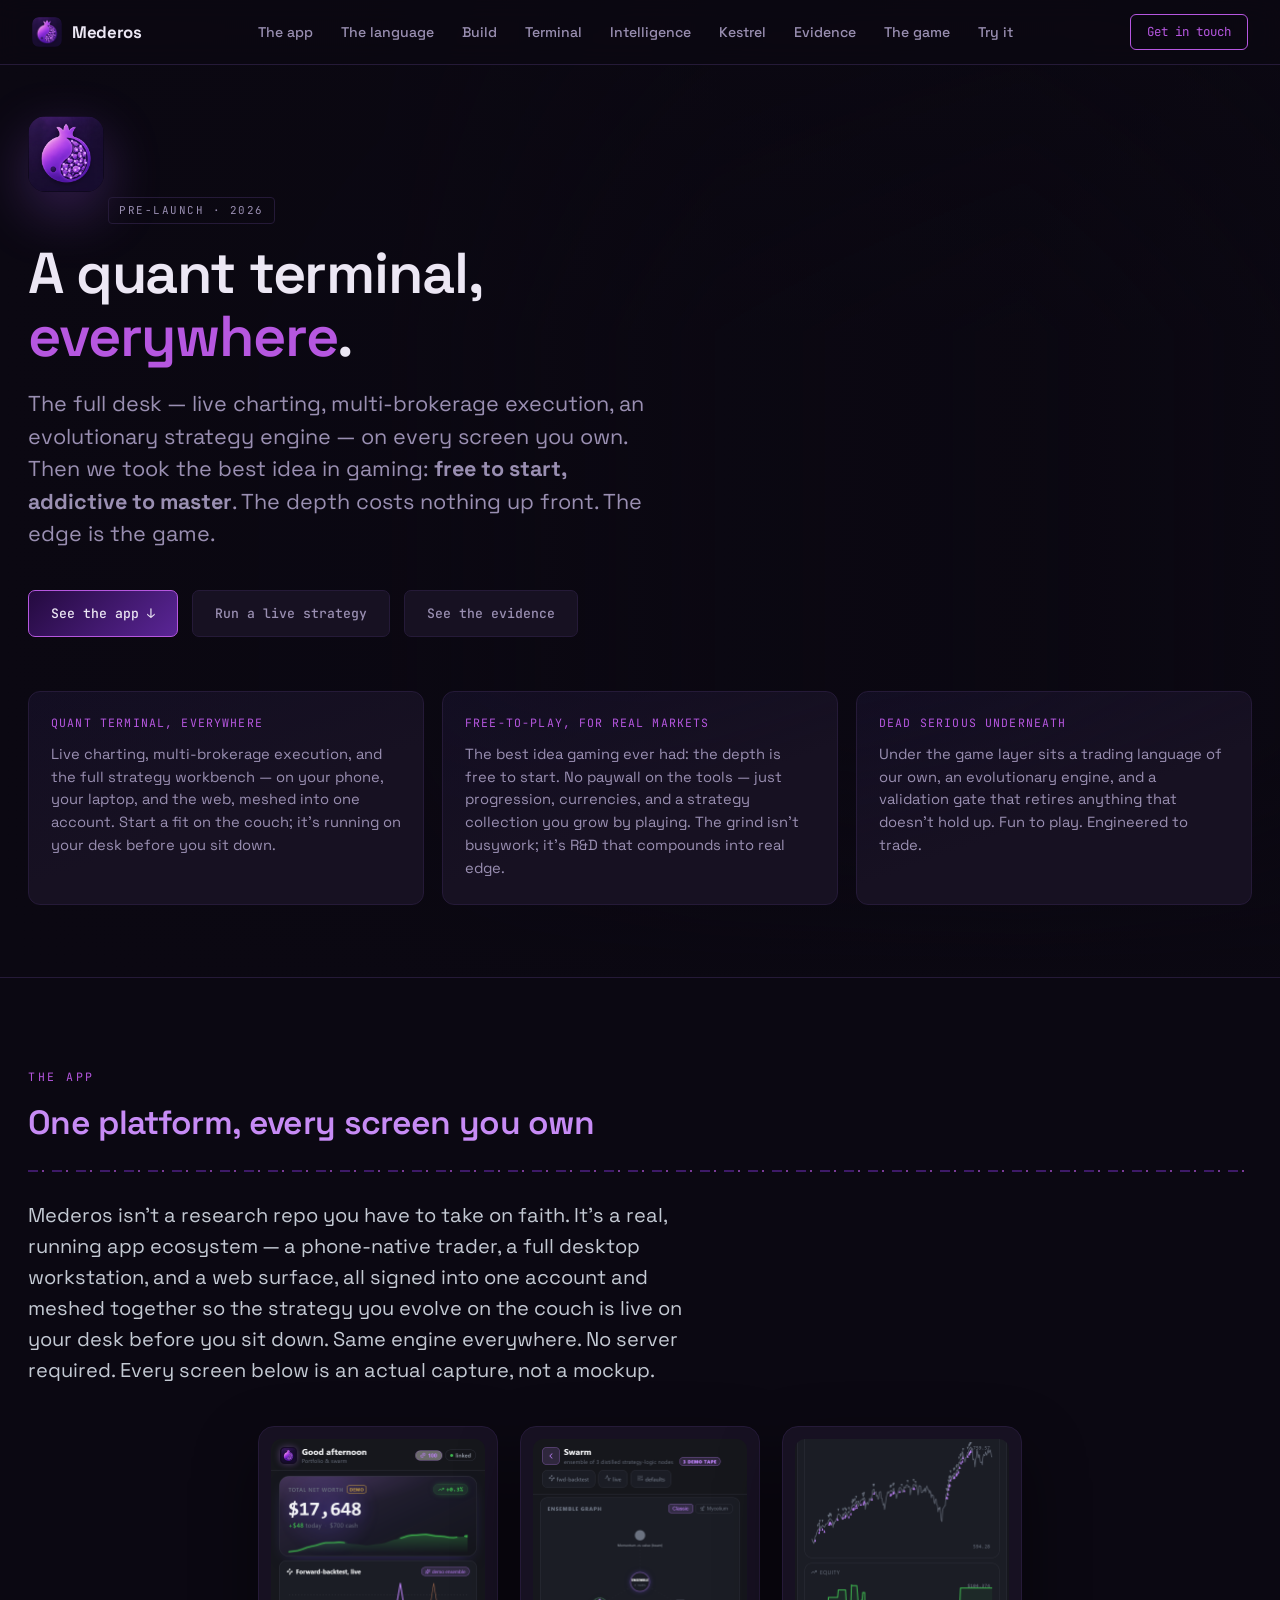
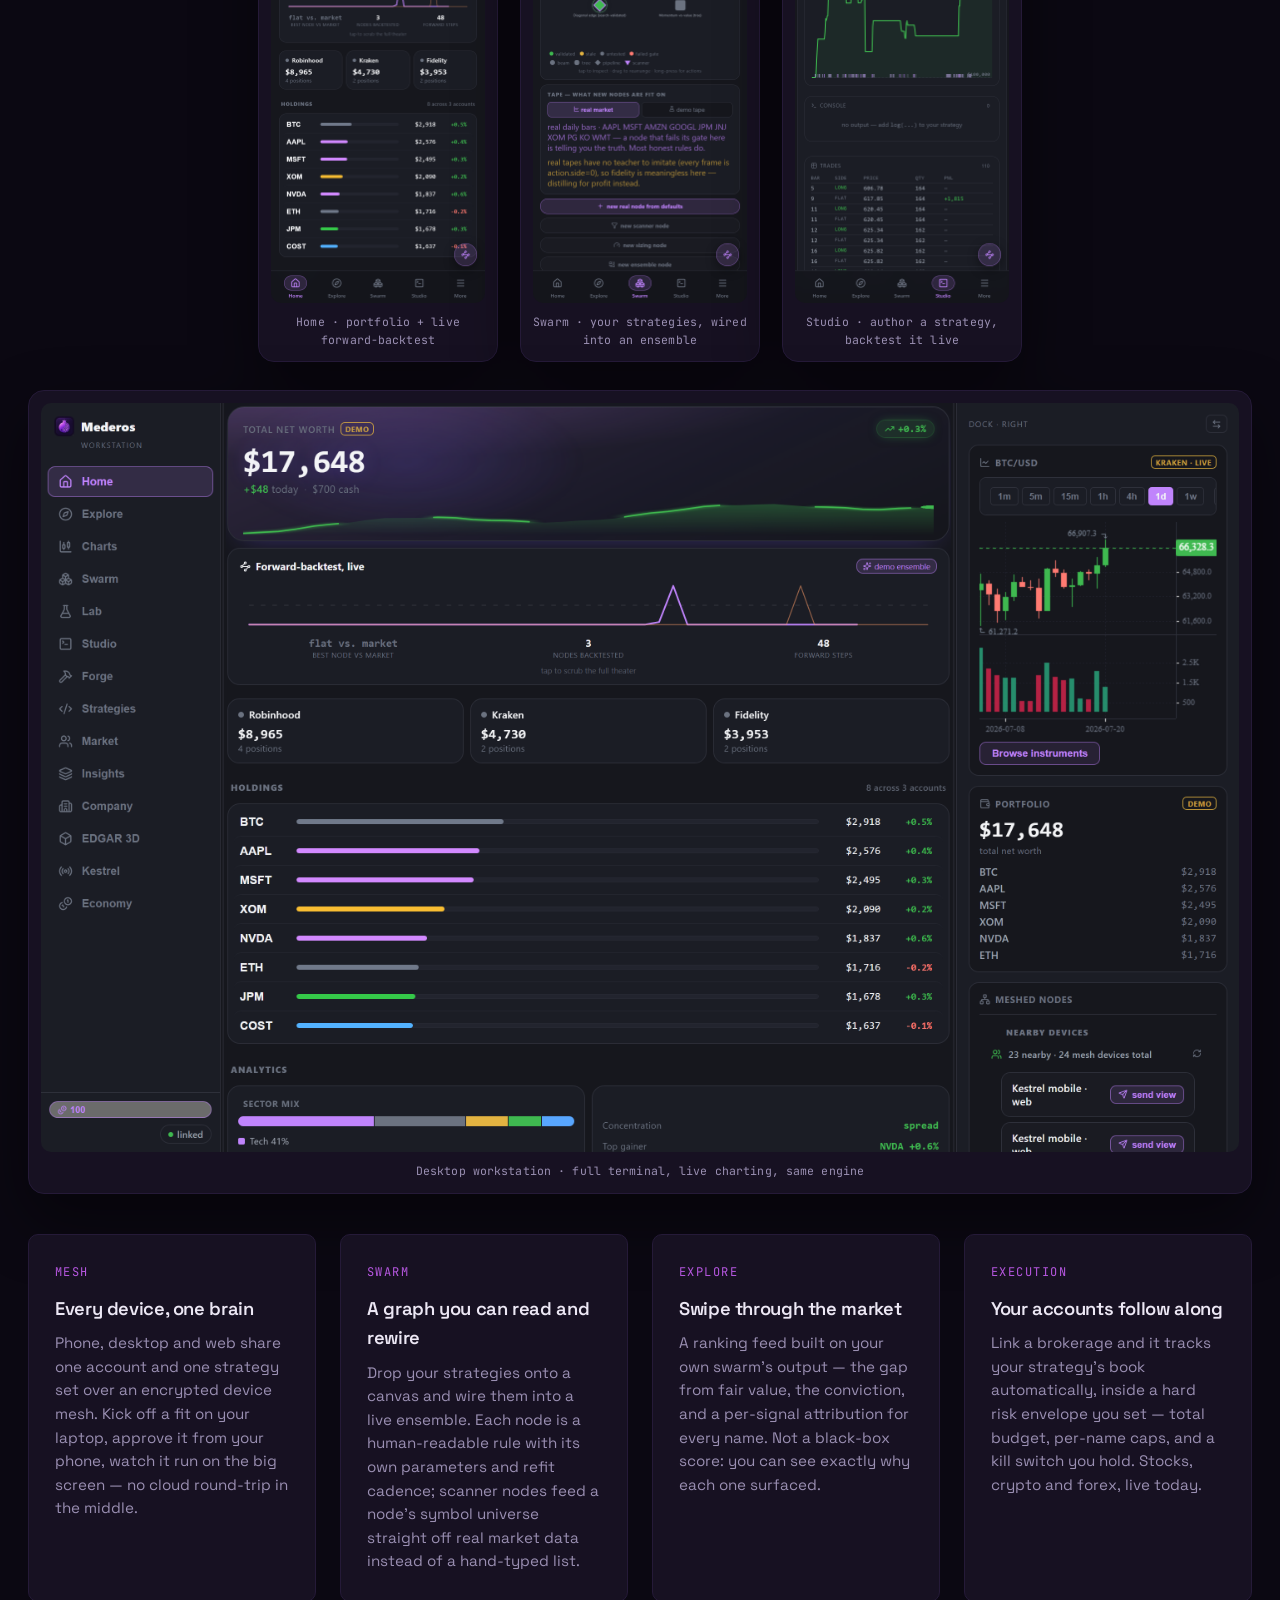
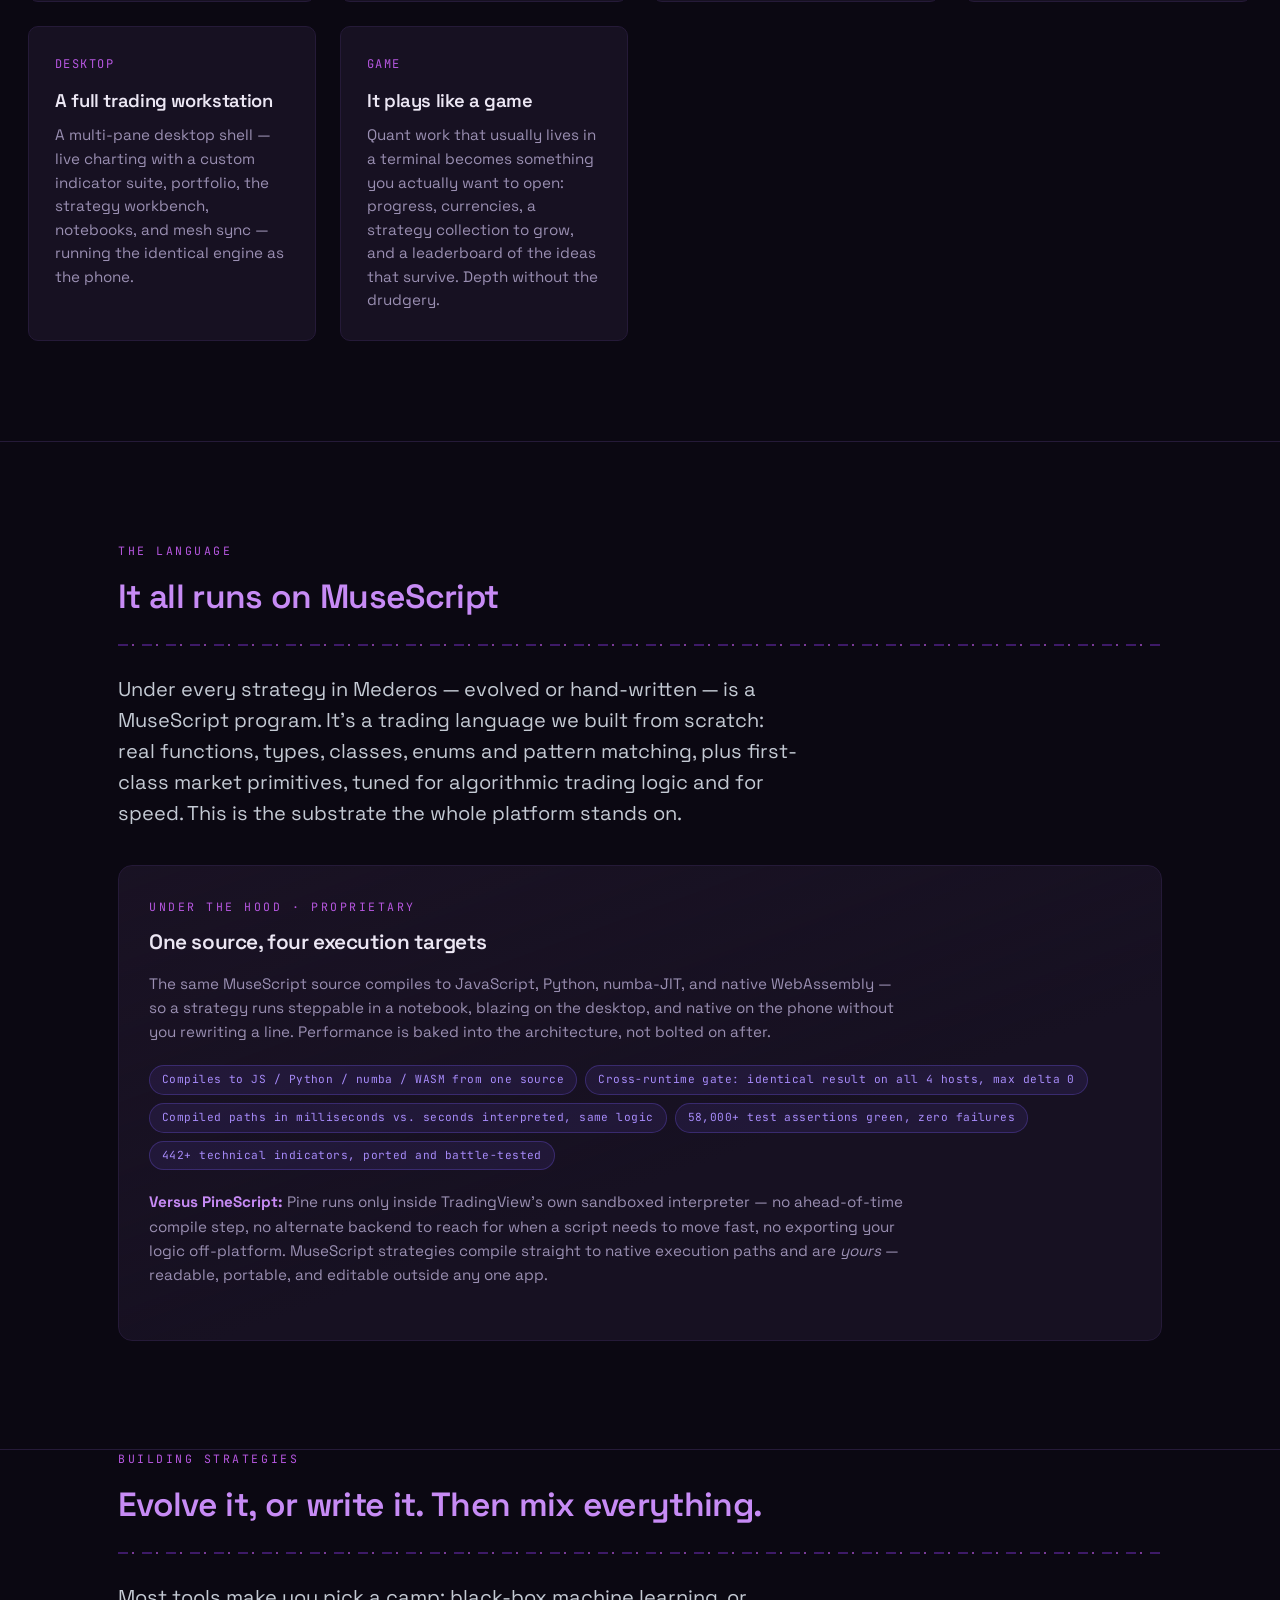
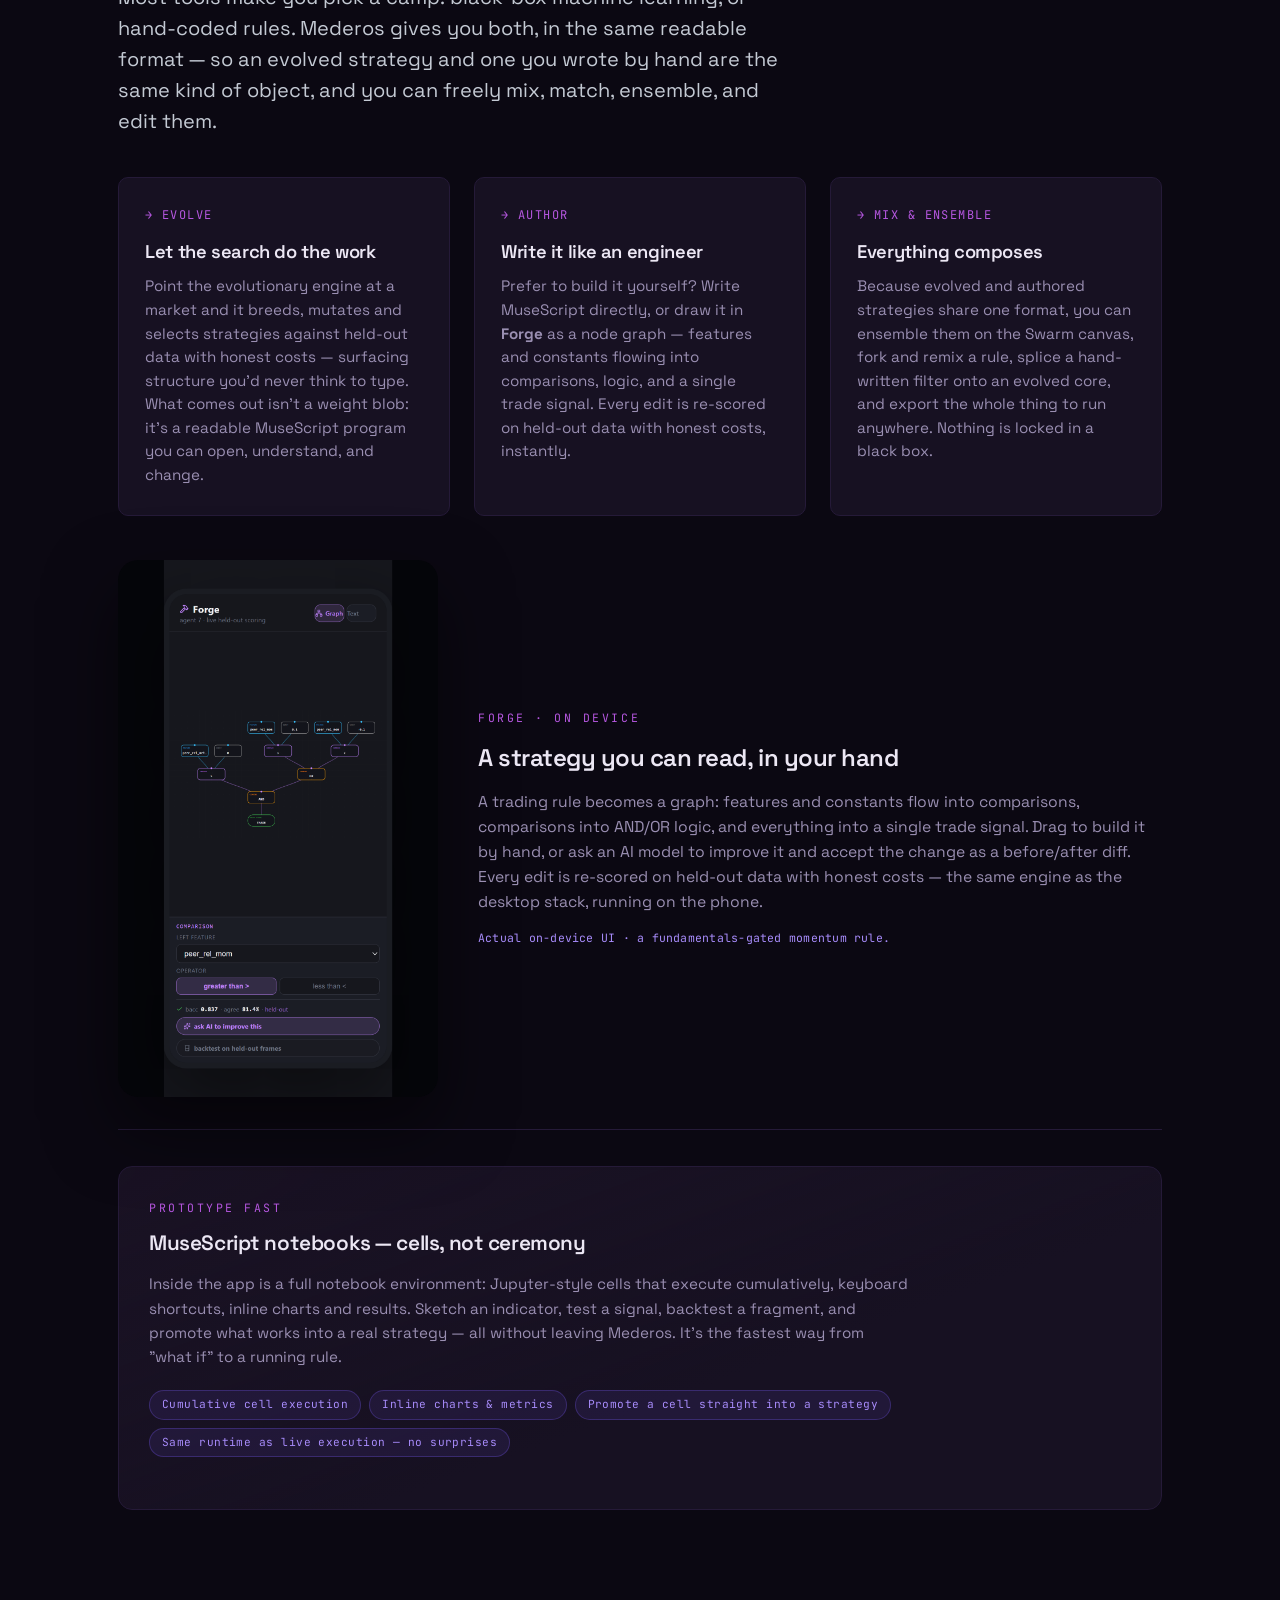
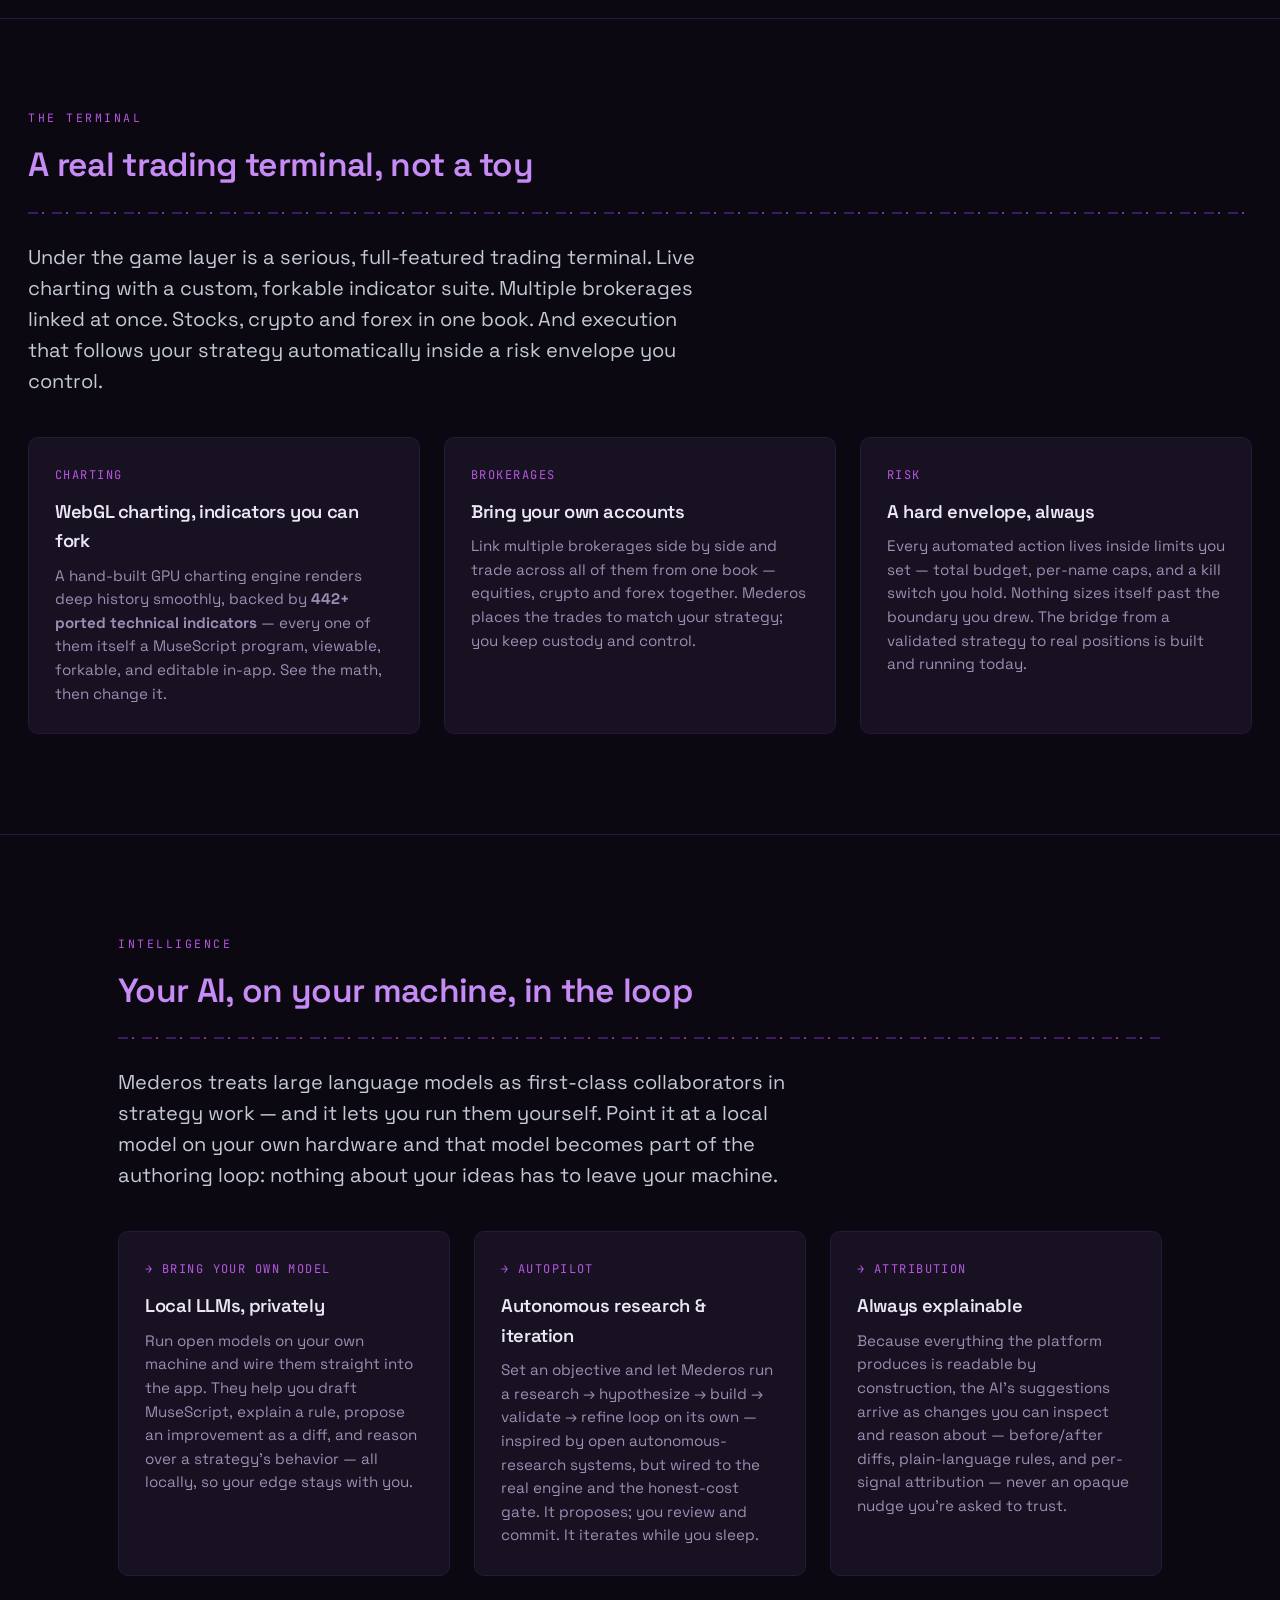
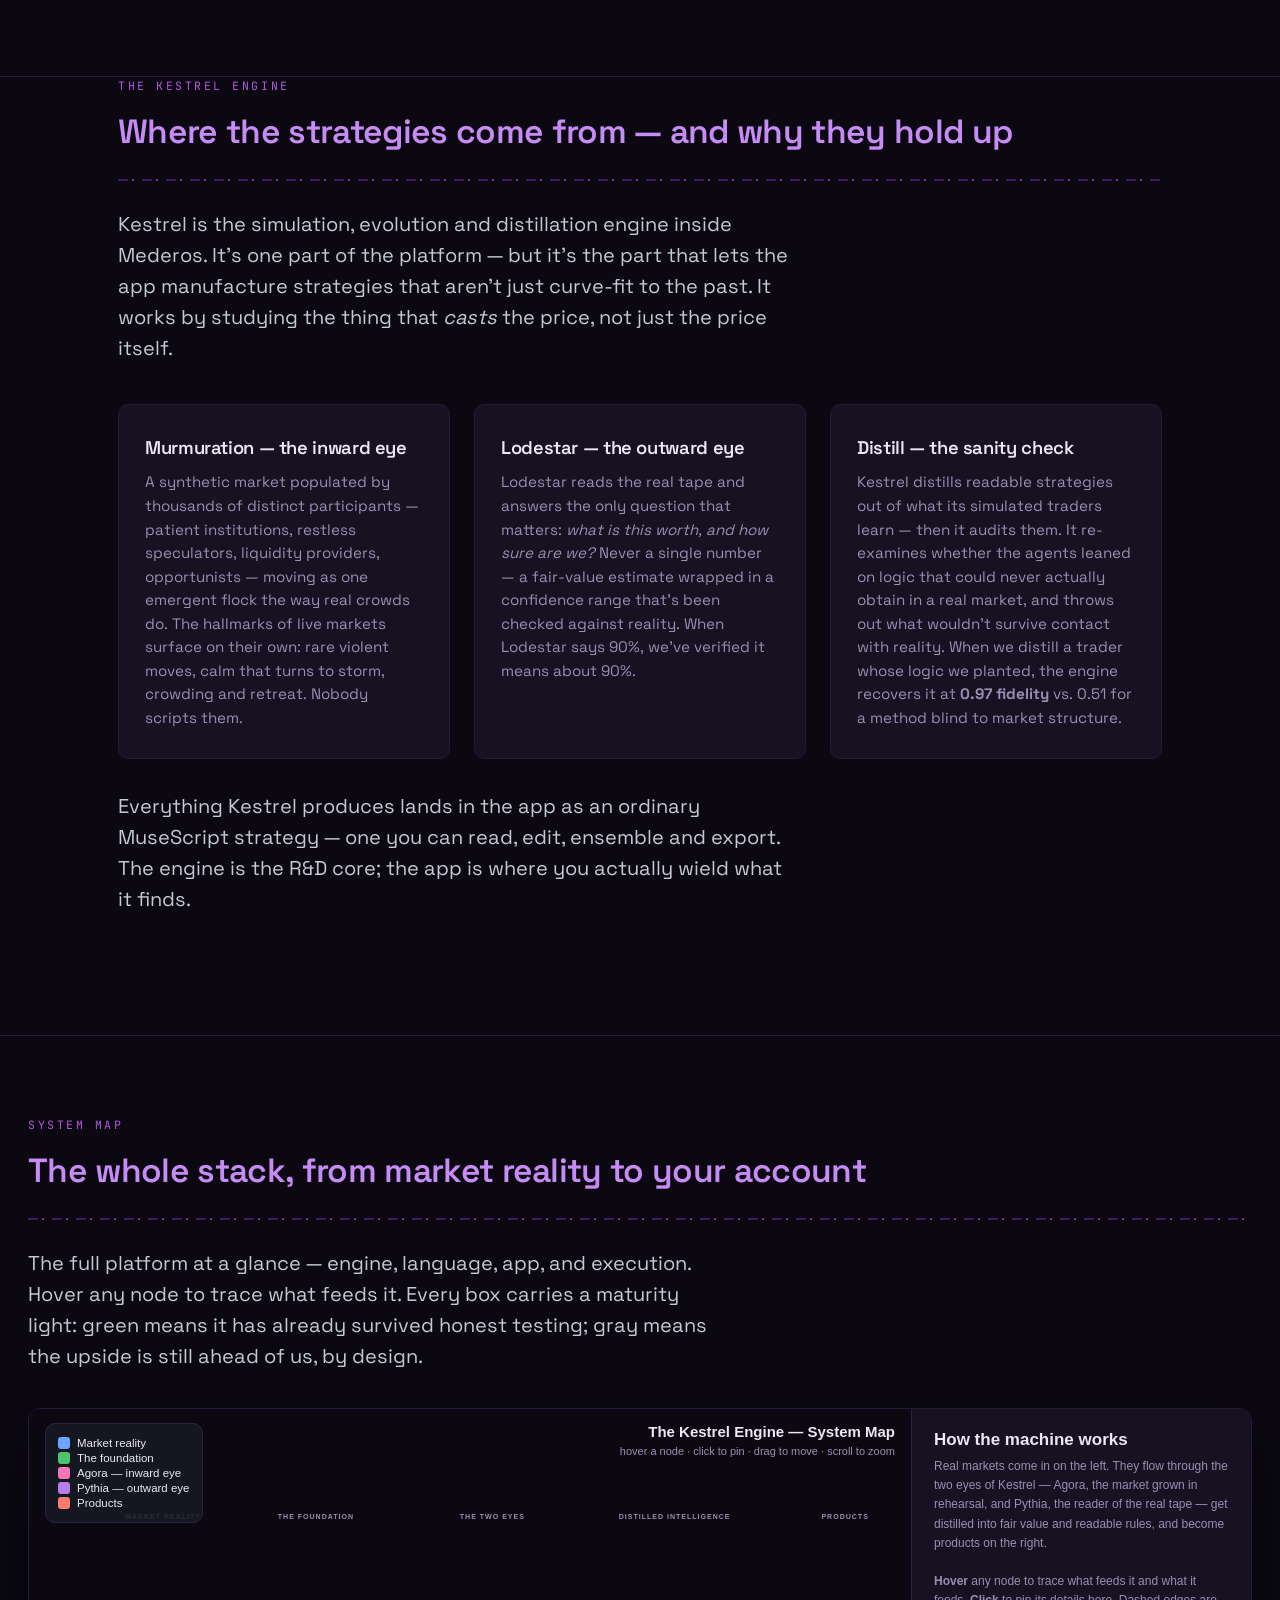
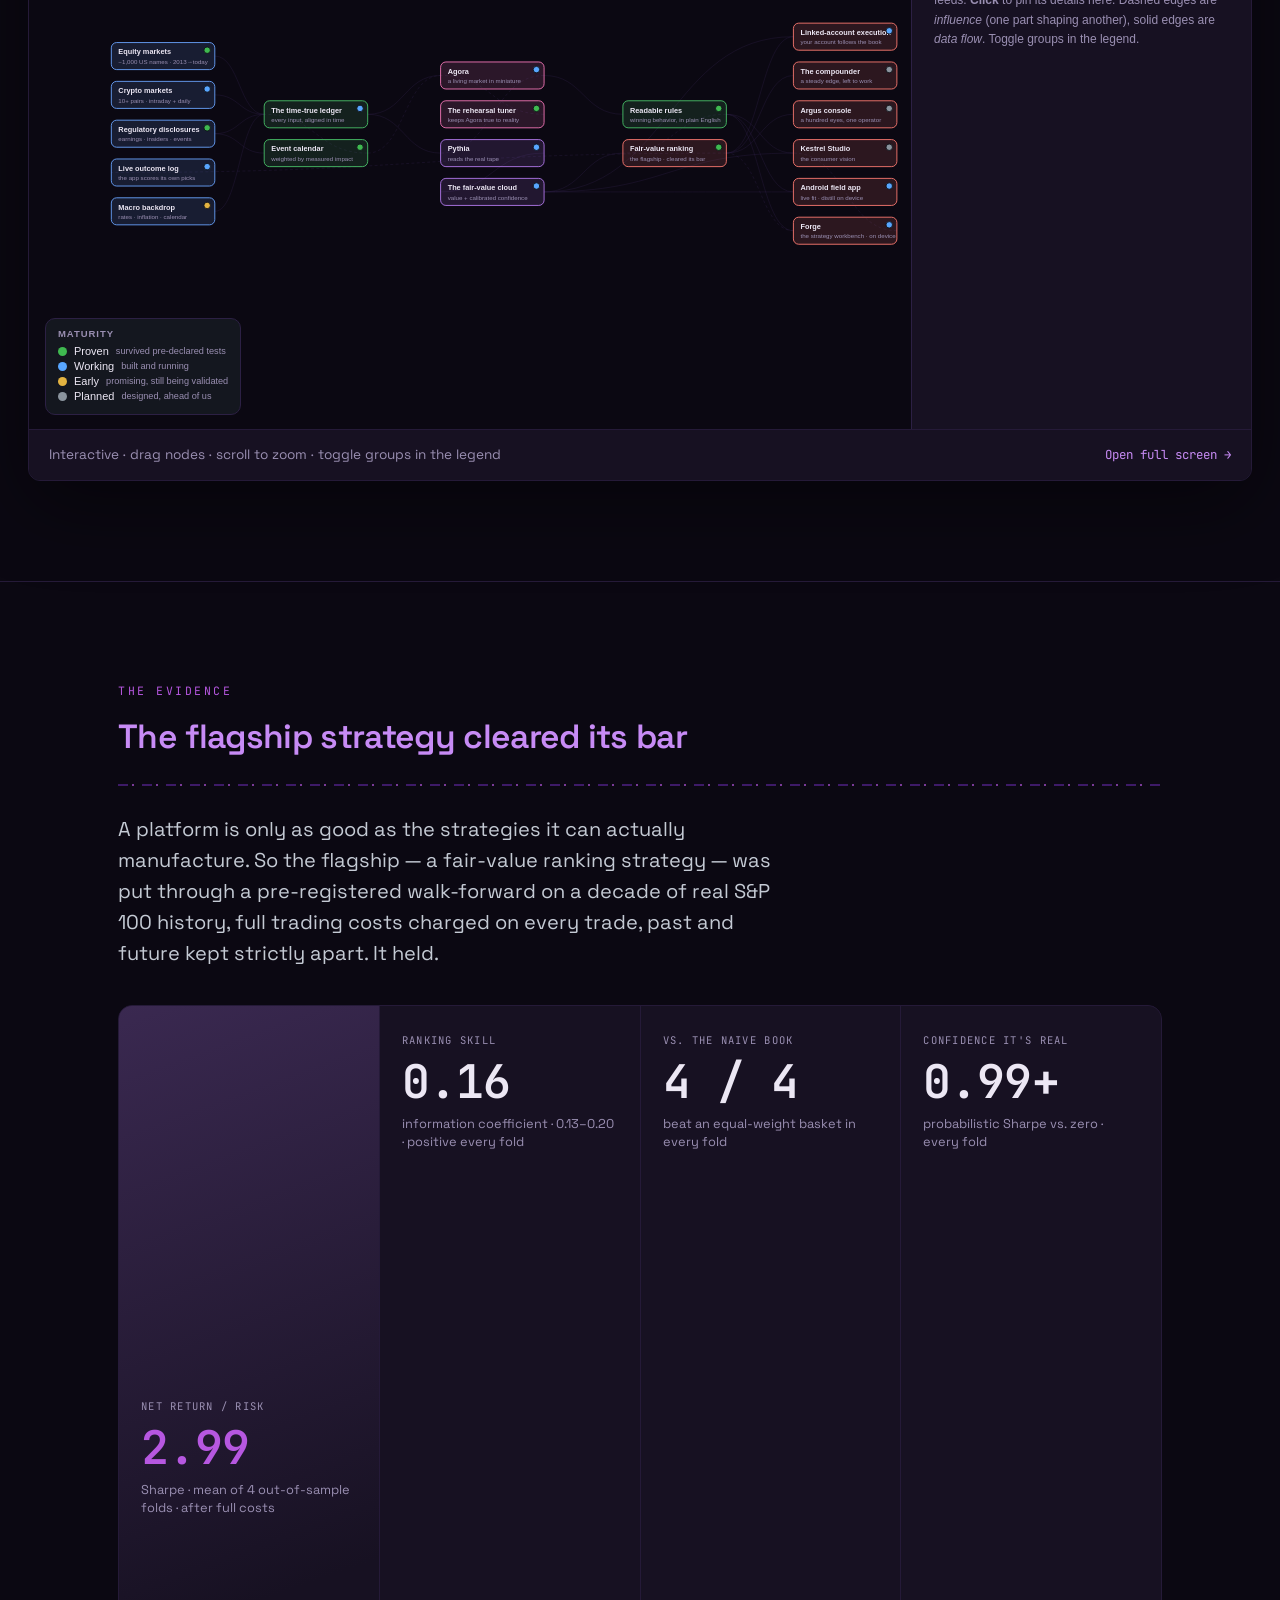
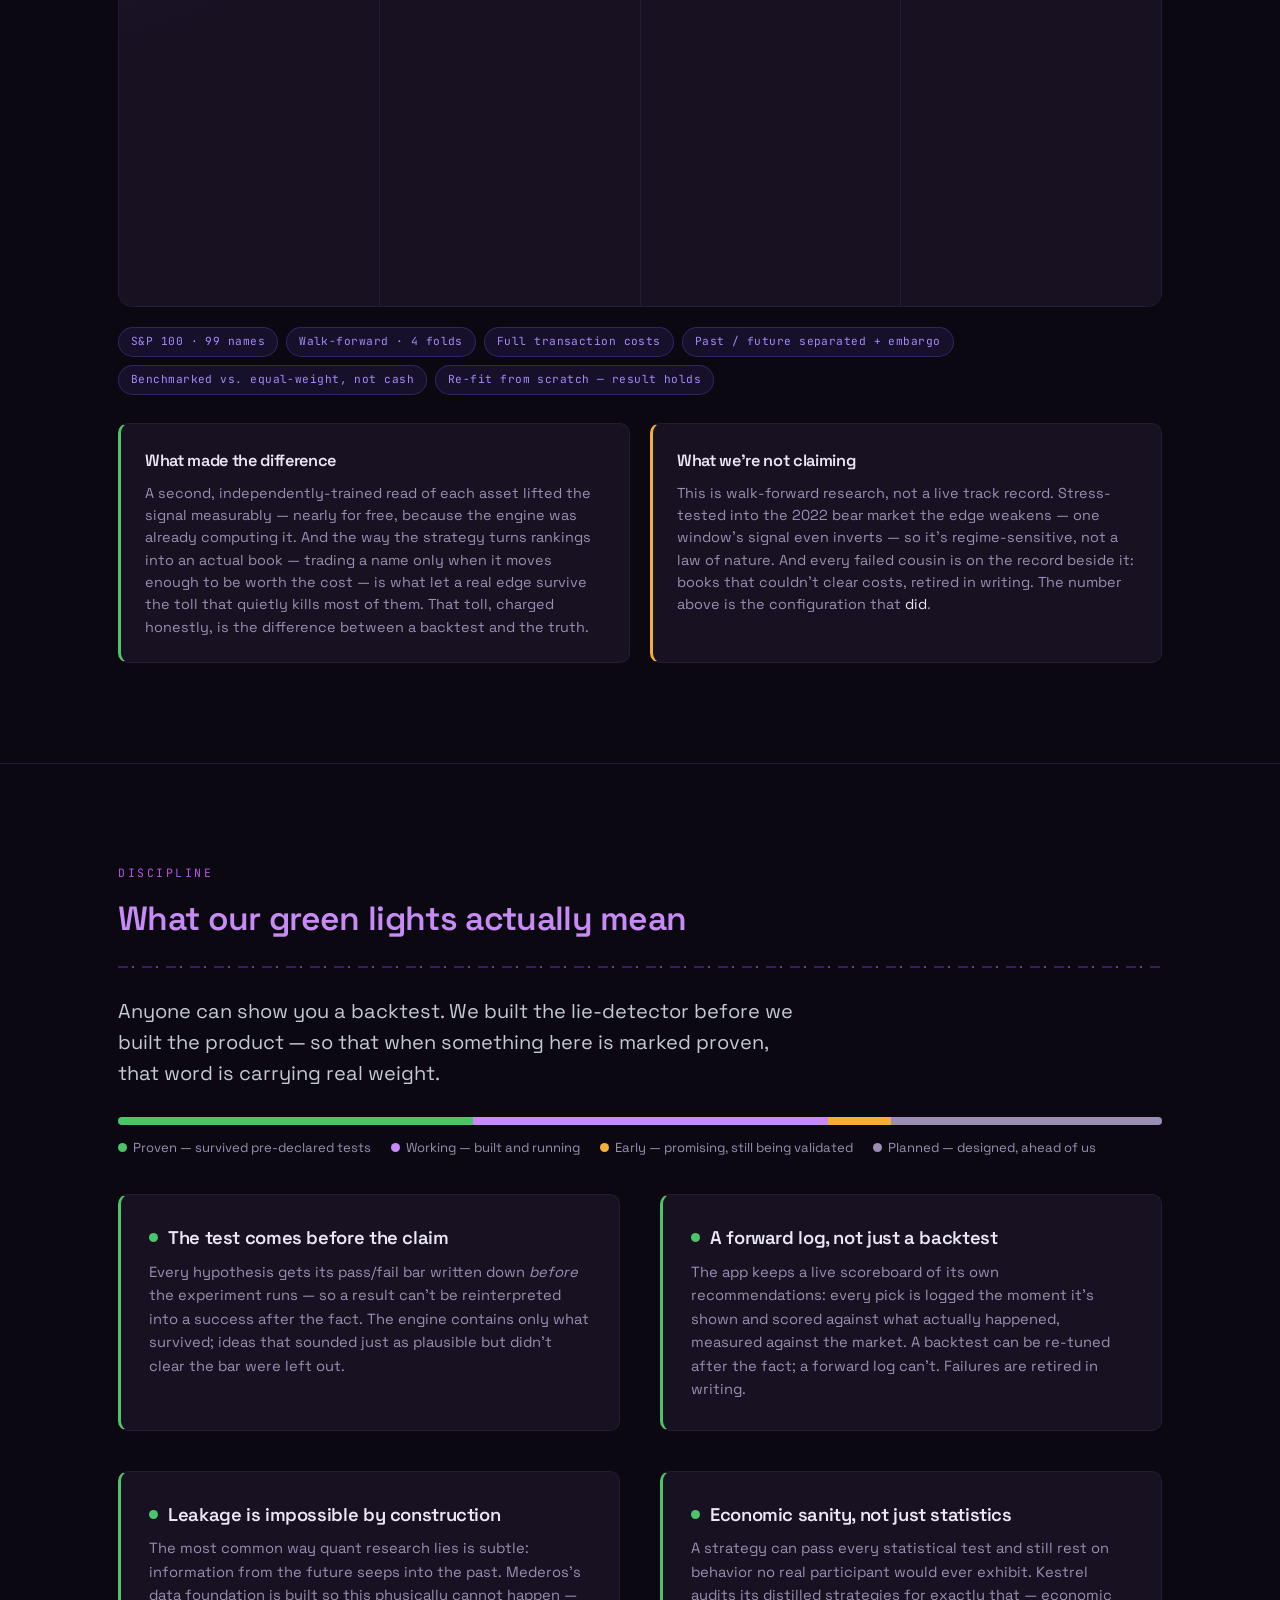
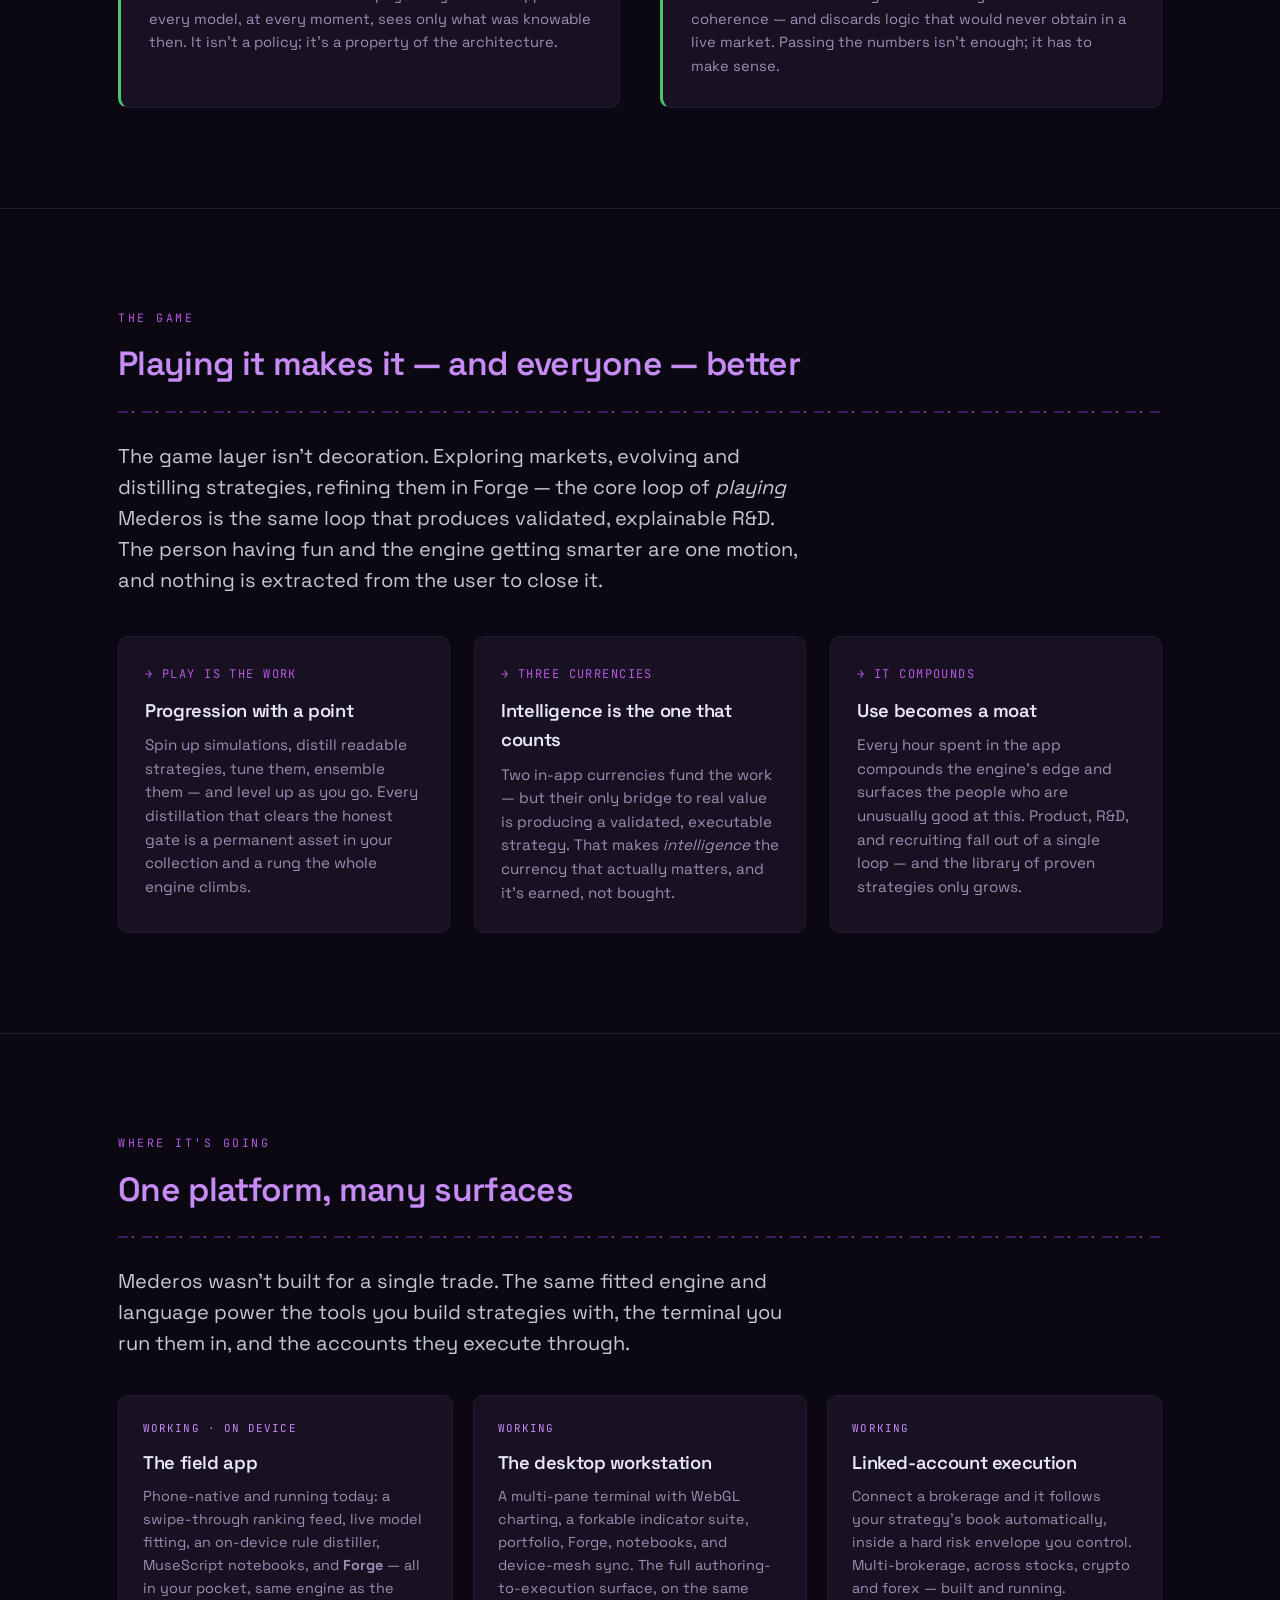
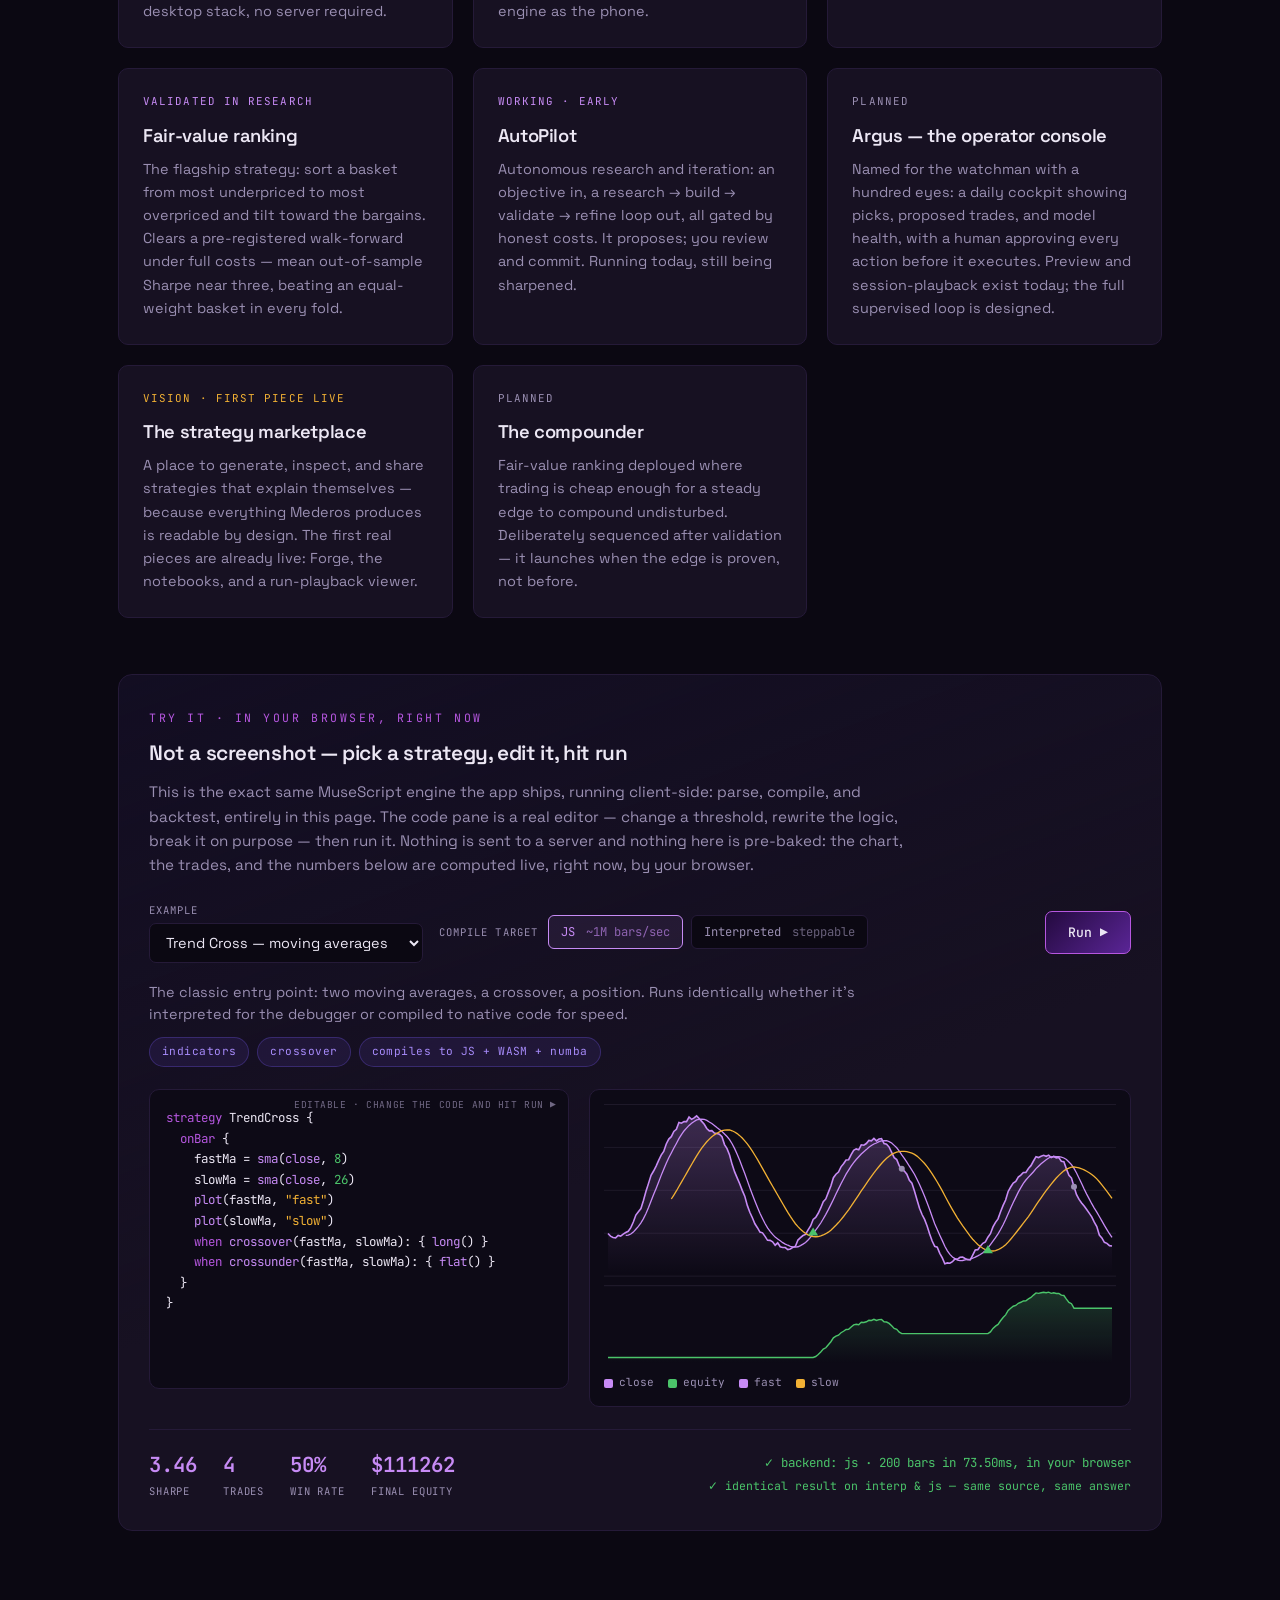
<file: index.html>
<!DOCTYPE html>
<html lang="en">
<head>
  <meta charset="utf-8">
  <meta name="viewport" content="width=device-width, initial-scale=1">
  <title>Mederos — Algorithmic trading, gamified</title>
  <meta name="description" content="Mederos is a cross-platform trading platform where you evolve, author, ensemble, and run sophisticated strategies across stocks, crypto and forex — through your own linked brokerages. Built on MuseScript, a hand-rolled trading language, with on-device AI, autonomous research, and a simulation engine that keeps strategies economically honest.">
  <meta property="og:type" content="website">
  <meta property="og:title" content="Mederos — Algorithmic trading, gamified">
  <meta property="og:description" content="A cross-platform trading platform: evolve or author strategies in your own trading language, ensemble them, and run them live across stocks, crypto and forex — with on-device AI and autonomous research built in.">
  <meta property="og:image" content="https://davisdevelopment.github.io/aril/img/system-map.png">
  <meta property="og:url" content="https://davisdevelopment.github.io/aril/">
  <meta name="twitter:card" content="summary_large_image">
  <meta name="twitter:title" content="Mederos — Algorithmic trading, gamified">
  <meta name="twitter:description" content="Evolve or author strategies in your own trading language, ensemble them, and run them live across stocks, crypto and forex — with on-device AI and autonomous research built in.">
  <meta name="twitter:image" content="https://davisdevelopment.github.io/aril/img/system-map.png">
  <link rel="icon" type="image/png" href="favicon.png">
  <link rel="apple-touch-icon" href="logo-512.png">
  <link rel="preconnect" href="https://fonts.googleapis.com">
  <link href="https://fonts.googleapis.com/css2?family=Space+Grotesk:wght@400;500;600;700&family=JetBrains+Mono:wght@400;500;600&display=swap" rel="stylesheet">
  <link rel="stylesheet" href="css/site.css">
  <script type="module" src="js/hero-gl.js"></script>
  <script src="js/demo.js" defer></script>
</head>
<body>

<nav>
  <a class="logo" href="#top"><img class="logo-mark" src="logo-512.png" alt="">Mederos</a>
  <ul>
    <li><a href="#app">The app</a></li>
    <li><a href="#language">The language</a></li>
    <li><a href="#build">Build</a></li>
    <li><a href="#terminal">Terminal</a></li>
    <li><a href="#intelligence">Intelligence</a></li>
    <li><a href="#kestrel">Kestrel</a></li>
    <li><a href="#evidence">Evidence</a></li>
    <li><a href="#economy">The game</a></li>
    <li><a href="#demo">Try it</a></li>
  </ul>
  <a class="cta-nav" href="#contact">Get in touch</a>
</nav>

<section class="hero" id="top">
  <div class="hero-bg" id="hero-bg" aria-hidden="true"></div>
  <div class="hero-scrim" aria-hidden="true"></div>
  <div class="wrap-wide hero-inner">
    <div class="hero-copy">
      <a class="hero-brand" href="#top"><img class="hero-mark" src="logo-512.png" alt="Mederos"></a>
      <div class="badge-pre">Pre-launch · 2026</div>
      <h1>A quant terminal,<br><span class="accent">everywhere</span>.</h1>
      <p class="tagline">
        The full desk — live charting, multi-brokerage execution, an evolutionary strategy engine —
        on every screen you own. Then we took the best idea in gaming: <strong>free to start,
        addictive to master</strong>. The depth costs nothing up front. The edge is the game.
      </p>
      <div class="hero-cta">
        <a class="btn btn-primary" href="#app">See the app ↓</a>
        <a class="btn btn-ghost" href="#demo">Run a live strategy</a>
        <a class="btn btn-ghost" href="#evidence">See the evidence</a>
      </div>
    </div>

    <div class="hero-cards">
      <div class="hero-card">
        <div class="k">Quant terminal, everywhere</div>
        <p>
          Live charting, multi-brokerage execution, and the full strategy workbench — on your phone,
          your laptop, and the web, meshed into one account. Start a fit on the couch; it's running on
          your desk before you sit down.
        </p>
      </div>
      <div class="hero-card">
        <div class="k">Free-to-play, for real markets</div>
        <p>
          The best idea gaming ever had: the depth is free to start. No paywall on the tools — just
          progression, currencies, and a strategy collection you grow by playing. The grind isn't
          busywork; it's R&amp;D that compounds into real edge.
        </p>
      </div>
      <div class="hero-card">
        <div class="k">Dead serious underneath</div>
        <p>
          Under the game layer sits a trading language of our own, an evolutionary engine, and a
          validation gate that retires anything that doesn't hold up. Fun to play. Engineered to
          trade.
        </p>
      </div>
    </div>
  </div>
</section>

<section class="app-showcase" id="app">
  <div class="wrap-wide">
    <div class="section-label">The app</div>
    <h2>One platform, every screen you own</h2>
    <div class="meander"></div>
    <p class="lead">
      Mederos isn't a research repo you have to take on faith. It's a real, running app ecosystem —
      a phone-native trader, a full desktop workstation, and a web surface, all signed into one account
      and meshed together so the strategy you evolve on the couch is live on your desk before you sit
      down. Same engine everywhere. No server required. Every screen below is an actual capture, not a
      mockup.
    </p>

    <div class="app-gallery">
      <div class="app-gallery-row phones">
        <figure class="app-shot-card phone">
          <img src="img/shot-home.png" alt="Mederos Home — portfolio, linked accounts, and a live forward-backtest theater" loading="lazy">
          <figcaption class="app-shot-cap">Home · portfolio + live forward-backtest</figcaption>
        </figure>
        <figure class="app-shot-card phone">
          <img src="img/shot-swarm.png" alt="Swarm — a graph of strategy nodes with a live scanner node feeding a real market universe" loading="lazy">
          <figcaption class="app-shot-cap">Swarm · your strategies, wired into an ensemble</figcaption>
        </figure>
        <figure class="app-shot-card phone">
          <img src="img/shot-explore.png" alt="Strategy Studio — a live backtest result: price chart with trade markers, an equity curve, and a trade log, all computed in-browser" loading="lazy">
          <figcaption class="app-shot-cap">Studio · author a strategy, backtest it live</figcaption>
        </figure>
      </div>
      <figure class="app-shot-card desktop">
        <img src="img/shot-desktop.png" alt="Mederos desktop workstation — portfolio, live charting, and mesh device sync in one multi-pane shell" loading="lazy">
        <figcaption class="app-shot-cap">Desktop workstation · full terminal, live charting, same engine</figcaption>
      </figure>
    </div>

    <div class="pillar-grid app-feature-grid">
      <div class="pillar">
        <div class="icon">MESH</div>
        <h3>Every device, one brain</h3>
        <p>Phone, desktop and web share one account and one strategy set over an encrypted device mesh.
          Kick off a fit on your laptop, approve it from your phone, watch it run on the big screen —
          no cloud round-trip in the middle.</p>
      </div>
      <div class="pillar">
        <div class="icon">SWARM</div>
        <h3>A graph you can read and rewire</h3>
        <p>Drop your strategies onto a canvas and wire them into a live ensemble. Each node is a
          human-readable rule with its own parameters and refit cadence; scanner nodes feed a node's
          symbol universe straight off real market data instead of a hand-typed list.</p>
      </div>
      <div class="pillar">
        <div class="icon">EXPLORE</div>
        <h3>Swipe through the market</h3>
        <p>A ranking feed built on your own swarm's output — the gap from fair value, the conviction,
          and a per-signal attribution for every name. Not a black-box score: you can see exactly why
          each one surfaced.</p>
      </div>
      <div class="pillar">
        <div class="icon">EXECUTION</div>
        <h3>Your accounts follow along</h3>
        <p>Link a brokerage and it tracks your strategy's book automatically, inside a hard risk
          envelope you set — total budget, per-name caps, and a kill switch you hold. Stocks, crypto
          and forex, live today.</p>
      </div>
      <div class="pillar">
        <div class="icon">DESKTOP</div>
        <h3>A full trading workstation</h3>
        <p>A multi-pane desktop shell — live charting with a custom indicator suite, portfolio, the
          strategy workbench, notebooks, and mesh sync — running the identical engine as the phone.</p>
      </div>
      <div class="pillar">
        <div class="icon">GAME</div>
        <h3>It plays like a game</h3>
        <p>Quant work that usually lives in a terminal becomes something you actually want to open:
          progress, currencies, a strategy collection to grow, and a leaderboard of the ideas that
          survive. Depth without the drudgery.</p>
      </div>
    </div>
  </div>
</section>

<section class="deliverables" id="language">
  <div class="wrap">
    <div class="section-label">The language</div>
    <h2>It all runs on MuseScript</h2>
    <div class="meander"></div>
    <p class="lead">
      Under every strategy in Mederos — evolved or hand-written — is a MuseScript program. It's a
      trading language we built from scratch: real functions, types, classes, enums and pattern
      matching, plus first-class market primitives, tuned for algorithmic trading logic and for
      speed. This is the substrate the whole platform stands on.
    </p>

    <div class="muse-block">
      <div class="section-label">Under the hood · proprietary</div>
      <h3>One source, four execution targets</h3>
      <p>
        The same MuseScript source compiles to JavaScript, Python, numba-JIT, and native WebAssembly —
        so a strategy runs steppable in a notebook, blazing on the desktop, and native on the phone
        without you rewriting a line. Performance is baked into the architecture, not bolted on after.
      </p>
      <div class="muse-stats">
        <span class="bench-tag">Compiles to JS / Python / numba / WASM from one source</span>
        <span class="bench-tag">Cross-runtime gate: identical result on all 4 hosts, max delta 0</span>
        <span class="bench-tag">Compiled paths in milliseconds vs. seconds interpreted, same logic</span>
        <span class="bench-tag">58,000+ test assertions green, zero failures</span>
        <span class="bench-tag">442+ technical indicators, ported and battle-tested</span>
      </div>
      <p class="muse-vs">
        <strong>Versus PineScript:</strong> Pine runs only inside TradingView's own sandboxed
        interpreter — no ahead-of-time compile step, no alternate backend to reach for when a script
        needs to move fast, no exporting your logic off-platform. MuseScript strategies compile
        straight to native execution paths and are <em>yours</em> — readable, portable, and
        editable outside any one app.
      </p>
    </div>
  </div>
</section>

<section class="pillars" id="build" style="padding-top:0">
  <div class="wrap">
    <div class="section-label">Building strategies</div>
    <h2>Evolve it, or write it. Then mix everything.</h2>
    <div class="meander"></div>
    <p class="lead">
      Most tools make you pick a camp: black-box machine learning, or hand-coded rules. Mederos gives
      you both, in the same readable format — so an evolved strategy and one you wrote by hand are the
      same kind of object, and you can freely mix, match, ensemble, and edit them.
    </p>
    <div class="pillar-grid">
      <div class="pillar">
        <div class="icon">→ EVOLVE</div>
        <h3>Let the search do the work</h3>
        <p>
          Point the evolutionary engine at a market and it breeds, mutates and selects strategies
          against held-out data with honest costs — surfacing structure you'd never think to type.
          What comes out isn't a weight blob: it's a readable MuseScript program you can open,
          understand, and change.
        </p>
      </div>
      <div class="pillar">
        <div class="icon">→ AUTHOR</div>
        <h3>Write it like an engineer</h3>
        <p>
          Prefer to build it yourself? Write MuseScript directly, or draw it in <strong>Forge</strong>
          as a node graph — features and constants flowing into comparisons, logic, and a single trade
          signal. Every edit is re-scored on held-out data with honest costs, instantly.
        </p>
      </div>
      <div class="pillar">
        <div class="icon">→ MIX &amp; ENSEMBLE</div>
        <h3>Everything composes</h3>
        <p>
          Because evolved and authored strategies share one format, you can ensemble them on the Swarm
          canvas, fork and remix a rule, splice a hand-written filter onto an evolved core, and export
          the whole thing to run anywhere. Nothing is locked in a black box.
        </p>
      </div>
    </div>

    <div class="product-feature">
      <img class="product-shot" src="img/forge.png"
        alt="Forge — a trading rule drawn as a node graph on a phone, with a live held-out score" loading="lazy">
      <div class="product-feature-copy">
        <div class="section-label">Forge · on device</div>
        <h3>A strategy you can read, in your hand</h3>
        <p>
          A trading rule becomes a graph: features and constants flow into comparisons, comparisons
          into AND/OR logic, and everything into a single trade signal. Drag to build it by hand, or
          ask an AI model to improve it and accept the change as a before/after diff. Every edit is
          re-scored on held-out data with honest costs — the same engine as the desktop stack,
          running on the phone.
        </p>
        <p class="product-feature-note">Actual on-device UI · a fundamentals-gated momentum rule.</p>
      </div>
    </div>

    <div class="muse-block">
      <div class="section-label">Prototype fast</div>
      <h3>MuseScript notebooks — cells, not ceremony</h3>
      <p>
        Inside the app is a full notebook environment: Jupyter-style cells that execute cumulatively,
        keyboard shortcuts, inline charts and results. Sketch an indicator, test a signal, backtest a
        fragment, and promote what works into a real strategy — all without leaving Mederos. It's the
        fastest way from "what if" to a running rule.
      </p>
      <div class="muse-stats">
        <span class="bench-tag">Cumulative cell execution</span>
        <span class="bench-tag">Inline charts &amp; metrics</span>
        <span class="bench-tag">Promote a cell straight into a strategy</span>
        <span class="bench-tag">Same runtime as live execution — no surprises</span>
      </div>
    </div>
  </div>
</section>

<section class="app-showcase" id="terminal">
  <div class="wrap-wide">
    <div class="section-label">The terminal</div>
    <h2>A real trading terminal, not a toy</h2>
    <div class="meander"></div>
    <p class="lead">
      Under the game layer is a serious, full-featured trading terminal. Live charting with a custom,
      forkable indicator suite. Multiple brokerages linked at once. Stocks, crypto and forex in one
      book. And execution that follows your strategy automatically inside a risk envelope you control.
    </p>
    <div class="pillar-grid">
      <div class="pillar">
        <div class="icon">CHARTING</div>
        <h3>WebGL charting, indicators you can fork</h3>
        <p>
          A hand-built GPU charting engine renders deep history smoothly, backed by <strong>442+
          ported technical indicators</strong> — every one of them itself a MuseScript program,
          viewable, forkable, and editable in-app. See the math, then change it.
        </p>
      </div>
      <div class="pillar">
        <div class="icon">BROKERAGES</div>
        <h3>Bring your own accounts</h3>
        <p>
          Link multiple brokerages side by side and trade across all of them from one book — equities,
          crypto and forex together. Mederos places the trades to match your strategy; you keep custody
          and control.
        </p>
      </div>
      <div class="pillar">
        <div class="icon">RISK</div>
        <h3>A hard envelope, always</h3>
        <p>
          Every automated action lives inside limits you set — total budget, per-name caps, and a kill
          switch you hold. Nothing sizes itself past the boundary you drew. The bridge from a validated
          strategy to real positions is built and running today.
        </p>
      </div>
    </div>
  </div>
</section>

<section class="pillars" id="intelligence">
  <div class="wrap">
    <div class="section-label">Intelligence</div>
    <h2>Your AI, on your machine, in the loop</h2>
    <div class="meander"></div>
    <p class="lead">
      Mederos treats large language models as first-class collaborators in strategy work — and it lets
      you run them yourself. Point it at a local model on your own hardware and that model becomes part
      of the authoring loop: nothing about your ideas has to leave your machine.
    </p>
    <div class="pillar-grid">
      <div class="pillar">
        <div class="icon">→ BRING YOUR OWN MODEL</div>
        <h3>Local LLMs, privately</h3>
        <p>
          Run open models on your own machine and wire them straight into the app. They help you draft
          MuseScript, explain a rule, propose an improvement as a diff, and reason over a strategy's
          behavior — all locally, so your edge stays with you.
        </p>
      </div>
      <div class="pillar">
        <div class="icon">→ AUTOPILOT</div>
        <h3>Autonomous research &amp; iteration</h3>
        <p>
          Set an objective and let Mederos run a research → hypothesize → build → validate → refine
          loop on its own — inspired by open autonomous-research systems, but wired to the real engine
          and the honest-cost gate. It proposes; you review and commit. It iterates while you sleep.
        </p>
      </div>
      <div class="pillar">
        <div class="icon">→ ATTRIBUTION</div>
        <h3>Always explainable</h3>
        <p>
          Because everything the platform produces is readable by construction, the AI's suggestions
          arrive as changes you can inspect and reason about — before/after diffs, plain-language
          rules, and per-signal attribution — never an opaque nudge you're asked to trust.
        </p>
      </div>
    </div>
  </div>
</section>

<section class="pillars" id="kestrel" style="padding-top:0">
  <div class="wrap">
    <div class="section-label">The Kestrel engine</div>
    <h2>Where the strategies come from — and why they hold up</h2>
    <div class="meander"></div>
    <p class="lead">
      Kestrel is the simulation, evolution and distillation engine inside Mederos. It's one part of the
      platform — but it's the part that lets the app manufacture strategies that aren't just curve-fit
      to the past. It works by studying the thing that <em>casts</em> the price, not just the price
      itself.
    </p>
    <div class="pillar-grid">
      <div class="pillar">
        <h3>Murmuration — the inward eye</h3>
        <p>
          A synthetic market populated by thousands of distinct participants — patient institutions,
          restless speculators, liquidity providers, opportunists — moving as one emergent flock the
          way real crowds do. The hallmarks of live markets surface on their own: rare violent moves,
          calm that turns to storm, crowding and retreat. Nobody scripts them.
        </p>
      </div>
      <div class="pillar">
        <h3>Lodestar — the outward eye</h3>
        <p>
          Lodestar reads the real tape and answers the only question that matters: <em>what is this
          worth, and how sure are we?</em> Never a single number — a fair-value estimate wrapped in a
          confidence range that's been checked against reality. When Lodestar says 90%, we've verified
          it means about 90%.
        </p>
      </div>
      <div class="pillar">
        <h3>Distill — the sanity check</h3>
        <p>
          Kestrel distills readable strategies out of what its simulated traders learn — then it audits
          them. It re-examines whether the agents leaned on logic that could never actually obtain in a
          real market, and throws out what wouldn't survive contact with reality. When we distill a
          trader whose logic we planted, the engine recovers it at <strong>0.97 fidelity</strong> vs.
          0.51 for a method blind to market structure.
        </p>
      </div>
    </div>
    <p class="lead" style="margin-top:32px">
      Everything Kestrel produces lands in the app as an ordinary MuseScript strategy — one you can
      read, edit, ensemble and export. The engine is the R&amp;D core; the app is where you actually
      wield what it finds.
    </p>
  </div>
</section>

<section class="map-section" id="map">
  <div class="wrap-wide">
    <div class="section-label">System map</div>
    <h2>The whole stack, from market reality to your account</h2>
    <div class="meander"></div>
    <p class="lead">
      The full platform at a glance — engine, language, app, and execution. Hover any node to trace
      what feeds it. Every box carries a maturity light: green means it has already survived honest
      testing; gray means the upside is still ahead of us, by design.
    </p>
    <div class="map-frame-wrap">
      <iframe src="system-map.html" title="Mederos — interactive system map" loading="lazy"></iframe>
      <div class="map-caption">
        <span>Interactive · drag nodes · scroll to zoom · toggle groups in the legend</span>
        <a href="system-map.html" target="_blank" rel="noopener">Open full screen →</a>
      </div>
    </div>
  </div>
</section>

<section class="evidence" id="evidence">
  <div class="wrap">
    <div class="section-label">The evidence</div>
    <h2>The flagship strategy cleared its bar</h2>
    <div class="meander"></div>
    <p class="lead">
      A platform is only as good as the strategies it can actually manufacture. So the flagship — a
      fair-value ranking strategy — was put through a pre-registered walk-forward on a decade of real
      S&amp;P 100 history, full trading costs charged on every trade, past and future kept strictly
      apart. It held.
    </p>

    <div class="bench-board">
      <div class="bench-cell hero">
        <span class="bench-lbl">Net return / risk</span>
        <span class="bench-num">2.99</span>
        <span class="bench-sub">Sharpe · mean of 4 out-of-sample folds · after full costs</span>
      </div>
      <div class="bench-cell">
        <span class="bench-lbl">Ranking skill</span>
        <span class="bench-num">0.16</span>
        <span class="bench-sub">information coefficient · 0.13–0.20 · positive every fold</span>
      </div>
      <div class="bench-cell">
        <span class="bench-lbl">vs. the naive book</span>
        <span class="bench-num">4 / 4</span>
        <span class="bench-sub">beat an equal-weight basket in every fold</span>
      </div>
      <div class="bench-cell">
        <span class="bench-lbl">Confidence it's real</span>
        <span class="bench-num">0.99+</span>
        <span class="bench-sub">probabilistic Sharpe vs. zero · every fold</span>
      </div>
    </div>

    <div class="bench-method">
      <span class="bench-tag">S&amp;P 100 · 99 names</span>
      <span class="bench-tag">Walk-forward · 4 folds</span>
      <span class="bench-tag">Full transaction costs</span>
      <span class="bench-tag">Past / future separated + embargo</span>
      <span class="bench-tag">Benchmarked vs. equal-weight, not cash</span>
      <span class="bench-tag">Re-fit from scratch — result holds</span>
    </div>

    <div class="bench-notes">
      <div class="bench-note">
        <h3>What made the difference</h3>
        <p>
          A second, independently-trained read of each asset lifted the signal measurably — nearly for
          free, because the engine was already computing it. And the way the strategy turns rankings
          into an actual book — trading a name only when it moves enough to be worth the cost — is what
          let a real edge survive the toll that quietly kills most of them. That toll, charged
          honestly, is the difference between a backtest and the truth.
        </p>
      </div>
      <div class="bench-note caveat">
        <h3>What we're not claiming</h3>
        <p>
          This is walk-forward research, not a live track record. Stress-tested into the 2022 bear
          market the edge weakens — one window's signal even inverts — so it's regime-sensitive, not a
          law of nature. And every failed cousin is on the record beside it: books that couldn't clear
          costs, retired in writing. The number above is the configuration that <em>did</em>.
        </p>
      </div>
    </div>
  </div>
</section>

<section class="honesty" id="discipline">
  <div class="wrap">
    <div class="section-label">Discipline</div>
    <h2>What our green lights actually mean</h2>
    <div class="meander"></div>
    <p class="lead">
      Anyone can show you a backtest. We built the lie-detector before we built the product — so that
      when something here is marked proven, that word is carrying real weight.
    </p>

    <div class="maturity-bar">
      <span style="width:34%;background:var(--long)" title="Proven"></span>
      <span style="width:34%;background:var(--signal)" title="Working"></span>
      <span style="width:6%;background:var(--heat)" title="Early"></span>
      <span style="width:26%;background:var(--muted)" title="Planned"></span>
    </div>
    <div class="maturity-legend">
      <span><span class="status-dot proven"></span> Proven — survived pre-declared tests</span>
      <span><span class="status-dot working"></span> Working — built and running</span>
      <span><span class="status-dot early"></span> Early — promising, still being validated</span>
      <span><span class="status-dot planned"></span> Planned — designed, ahead of us</span>
    </div>

    <div class="honesty-grid">
      <div class="honesty-card proven">
        <h3><span class="status-dot proven"></span> The test comes before the claim</h3>
        <p>
          Every hypothesis gets its pass/fail bar written down <em>before</em> the experiment runs — so
          a result can't be reinterpreted into a success after the fact. The engine contains only what
          survived; ideas that sounded just as plausible but didn't clear the bar were left out.
        </p>
      </div>
      <div class="honesty-card proven">
        <h3><span class="status-dot proven"></span> A forward log, not just a backtest</h3>
        <p>
          The app keeps a live scoreboard of its own recommendations: every pick is logged the moment
          it's shown and scored against what actually happened, measured against the market. A backtest
          can be re-tuned after the fact; a forward log can't. Failures are retired in writing.
        </p>
      </div>
      <div class="honesty-card proven">
        <h3><span class="status-dot proven"></span> Leakage is impossible by construction</h3>
        <p>
          The most common way quant research lies is subtle: information from the future seeps into the
          past. Mederos's data foundation is built so this physically cannot happen — every model, at
          every moment, sees only what was knowable then. It isn't a policy; it's a property of the
          architecture.
        </p>
      </div>
      <div class="honesty-card proven">
        <h3><span class="status-dot proven"></span> Economic sanity, not just statistics</h3>
        <p>
          A strategy can pass every statistical test and still rest on behavior no real participant
          would ever exhibit. Kestrel audits its distilled strategies for exactly that — economic
          coherence — and discards logic that would never obtain in a live market. Passing the numbers
          isn't enough; it has to make sense.
        </p>
      </div>
    </div>
  </div>
</section>

<section class="pillars" id="economy">
  <div class="wrap">
    <div class="section-label">The game</div>
    <h2>Playing it makes it — and everyone — better</h2>
    <div class="meander"></div>
    <p class="lead">
      The game layer isn't decoration. Exploring markets, evolving and distilling strategies, refining
      them in Forge — the core loop of <em>playing</em> Mederos is the same loop that produces
      validated, explainable R&amp;D. The person having fun and the engine getting smarter are one
      motion, and nothing is extracted from the user to close it.
    </p>
    <div class="pillar-grid">
      <div class="pillar">
        <div class="icon">→ PLAY IS THE WORK</div>
        <h3>Progression with a point</h3>
        <p>
          Spin up simulations, distill readable strategies, tune them, ensemble them — and level up as
          you go. Every distillation that clears the honest gate is a permanent asset in your
          collection and a rung the whole engine climbs.
        </p>
      </div>
      <div class="pillar">
        <div class="icon">→ THREE CURRENCIES</div>
        <h3>Intelligence is the one that counts</h3>
        <p>
          Two in-app currencies fund the work — but their only bridge to real value is producing a
          validated, executable strategy. That makes <em>intelligence</em> the currency that actually
          matters, and it's earned, not bought.
        </p>
      </div>
      <div class="pillar">
        <div class="icon">→ IT COMPOUNDS</div>
        <h3>Use becomes a moat</h3>
        <p>
          Every hour spent in the app compounds the engine's edge and surfaces the people who are
          unusually good at this. Product, R&amp;D, and recruiting fall out of a single loop — and the
          library of proven strategies only grows.
        </p>
      </div>
    </div>
  </div>
</section>

<section class="deliverables" id="products">
  <div class="wrap">
    <div class="section-label">Where it's going</div>
    <h2>One platform, many surfaces</h2>
    <div class="meander"></div>
    <p class="lead">
      Mederos wasn't built for a single trade. The same fitted engine and language power the tools you
      build strategies with, the terminal you run them in, and the accounts they execute through.
    </p>
    <div class="deliver-grid">
      <div class="deliver-card">
        <div class="status live">Working · on device</div>
        <h3>The field app</h3>
        <p>
          Phone-native and running today: a swipe-through ranking feed, live model fitting, an
          on-device rule distiller, MuseScript notebooks, and <strong>Forge</strong> — all in your
          pocket, same engine as the desktop stack, no server required.
        </p>
      </div>
      <div class="deliver-card">
        <div class="status live">Working</div>
        <h3>The desktop workstation</h3>
        <p>
          A multi-pane terminal with WebGL charting, a forkable indicator suite, portfolio, Forge,
          notebooks, and device-mesh sync. The full authoring-to-execution surface, on the same engine
          as the phone.
        </p>
      </div>
      <div class="deliver-card">
        <div class="status live">Working</div>
        <h3>Linked-account execution</h3>
        <p>
          Connect a brokerage and it follows your strategy's book automatically, inside a hard risk
          envelope you control. Multi-brokerage, across stocks, crypto and forex — built and running.
        </p>
      </div>
      <div class="deliver-card">
        <div class="status live">Validated in research</div>
        <h3>Fair-value ranking</h3>
        <p>
          The flagship strategy: sort a basket from most underpriced to most overpriced and tilt toward
          the bargains. Clears a pre-registered walk-forward under full costs — mean out-of-sample
          Sharpe near three, beating an equal-weight basket in every fold.
        </p>
      </div>
      <div class="deliver-card">
        <div class="status live">Working · early</div>
        <h3>AutoPilot</h3>
        <p>
          Autonomous research and iteration: an objective in, a research → build → validate → refine
          loop out, all gated by honest costs. It proposes; you review and commit. Running today, still
          being sharpened.
        </p>
      </div>
      <div class="deliver-card">
        <div class="status future">Planned</div>
        <h3>Argus — the operator console</h3>
        <p>
          Named for the watchman with a hundred eyes: a daily cockpit showing picks, proposed trades,
          and model health, with a human approving every action before it executes. Preview and
          session-playback exist today; the full supervised loop is designed.
        </p>
      </div>
      <div class="deliver-card">
        <div class="status soon">Vision · first piece live</div>
        <h3>The strategy marketplace</h3>
        <p>
          A place to generate, inspect, and share strategies that explain themselves — because
          everything Mederos produces is readable by design. The first real pieces are already live:
          Forge, the notebooks, and a run-playback viewer.
        </p>
      </div>
      <div class="deliver-card">
        <div class="status future">Planned</div>
        <h3>The compounder</h3>
        <p>
          Fair-value ranking deployed where trading is cheap enough for a steady edge to compound
          undisturbed. Deliberately sequenced after validation — it launches when the edge is proven,
          not before.
        </p>
      </div>
    </div>

    <div class="demo" id="demo">
      <div class="section-label">Try it · in your browser, right now</div>
      <h3>Not a screenshot — pick a strategy, edit it, hit run</h3>
      <p class="demo-intro">
        This is the exact same MuseScript engine the app ships, running client-side: parse, compile,
        and backtest, entirely in this page. The code pane is a real editor — change a threshold,
        rewrite the logic, break it on purpose — then run it. Nothing is sent to a server and nothing
        here is pre-baked: the chart, the trades, and the numbers below are computed live, right now,
        by your browser.
      </p>

      <div class="demo-toolbar">
        <label class="demo-select-wrap">
          <span>Example</span>
          <select id="demo-select"></select>
        </label>
        <div class="demo-tiers">
          <span class="demo-tiers-lbl">Compile target</span>
          <button class="demo-tier-btn active" data-tier="js" type="button">JS <em>~1M bars/sec</em></button>
          <button class="demo-tier-btn" data-tier="interp" type="button">Interpreted <em>steppable</em></button>
        </div>
        <button class="btn btn-primary demo-run-btn" id="demo-run" type="button">Run ▶</button>
      </div>

      <p class="demo-blurb" id="demo-blurb"></p>
      <div class="demo-tags" id="demo-tags"></div>

      <div class="demo-grid">
        <div class="demo-editor">
          <div class="demo-editor-hint">editable · change the code and hit Run ▶</div>
          <pre class="demo-code-pane demo-code-hl" aria-hidden="true"><code id="demo-code"></code></pre>
          <textarea id="demo-input" class="demo-code-input" spellcheck="false" autocomplete="off" autocapitalize="off" autocorrect="off" wrap="soft" aria-label="MuseScript source — editable"></textarea>
        </div>
        <div class="demo-chart-pane">
          <canvas id="demo-canvas"></canvas>
          <div class="demo-legend" id="demo-legend"></div>
        </div>
      </div>

      <div class="demo-footer">
        <div class="demo-metrics" id="demo-metrics"></div>
        <div class="demo-status-wrap">
          <span class="demo-status" id="demo-status">ready</span>
          <span class="demo-parity" id="demo-parity"></span>
        </div>
      </div>
    </div>
  </div>
</section>

<section class="philosophy">
  <div class="wrap">
    <blockquote>
      What's proven is rigorous and explainable.
      <strong>Most of the upside is still unpriced</strong> —
      and we'd rather show you exactly where the frontier is than pretend we're past it.
    </blockquote>
  </div>
</section>

<section class="pillars" id="horizon">
  <div class="wrap">
    <div class="section-label">The horizon</div>
    <h2>Markets are the first surface, not the last</h2>
    <div class="meander"></div>
    <p class="lead">
      What the engine actually learns is more general than any one market: how a population of
      decision-makers, each acting on partial information, drives a system toward an outcome. Exchange
      order books are simply the cleanest place to begin. Feed the same engine richer inputs and the
      world it can model — and price — widens dramatically.
    </p>
    <div class="pillar-grid">
      <div class="pillar">
        <div class="icon">→ THE HUMAN GRAPH</div>
        <h3>Who moves whom</h3>
        <p>
          Behind every price is a web of people — the relationships, allegiances, and overlapping
          histories among the decision-makers who steer companies and capital. Mapped as structure the
          engine can read, that web becomes a modelable force, not background noise.
        </p>
      </div>
      <div class="pillar">
        <div class="icon">→ LANGUAGE AT SCALE</div>
        <h3>Information, the moment it's information</h3>
        <p>
          The world announces itself in words first — filings, headlines, narrative, sentiment. An
          engine that ingests that flow as it breaks reacts to what's changed the instant it changes,
          rather than waiting for it to show up in the tape.
        </p>
      </div>
      <div class="pillar">
        <div class="icon">→ FRONTIER REASONING</div>
        <h3>The best models, in the loop</h3>
        <p>
          The most capable reasoning systems available — including the local ones you run yourself —
          integrated as first-class participants, reading, connecting, and forming hypotheses alongside
          the simulation. Their judgement works inside the engine, not merely beside it.
        </p>
      </div>
    </div>
  </div>
</section>

<section class="contact" id="contact">
  <div class="wrap">
    <div class="contact-box">
      <h2>Curious about Mederos?</h2>
      <p>
        Mederos is pre-launch. If what you've seen here makes you want to look closer — at the app,
        the engine, the language, or where this is headed — we'd like to hear from you.
      </p>
      <a class="email" href="mailto:aril.app.prelaunch@gmail.com">aril.app.prelaunch@gmail.com</a>
    </div>
  </div>
</section>

<footer>
  <p>Mederos · algorithmic trading, gamified</p>
</footer>

</body>
</html>
</file>
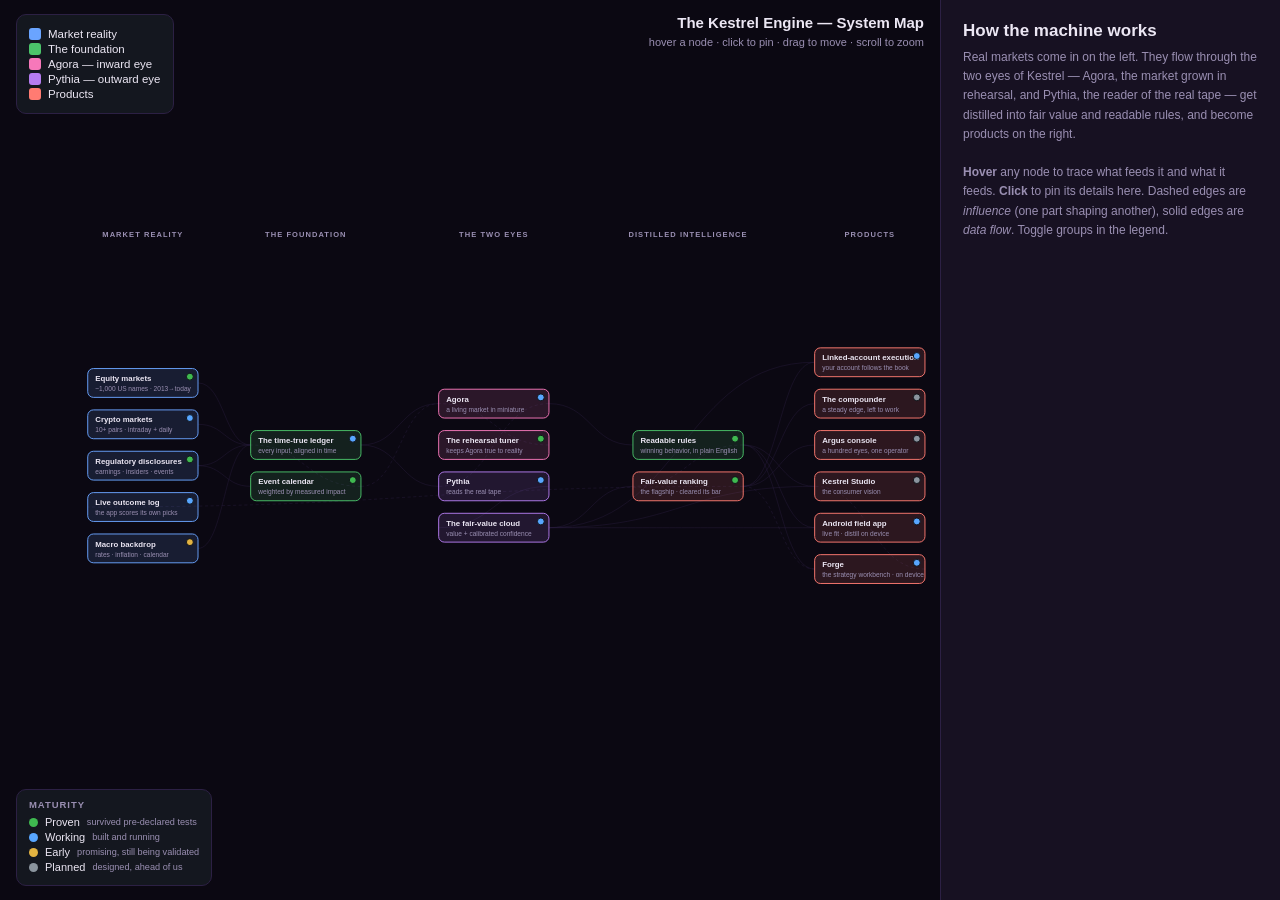
<file: system-map.html>
<!DOCTYPE html>
<html lang="en">
<head>
<meta charset="utf-8">
<title>The Kestrel Engine — Interactive System Map</title>
<style>
  :root{
    --bg:#0b0812; --panel:#171122; --edge:#2c2044; --text:#ece7f4; --muted:#9a8fb2;
    --input:#6aa4ff; --agora:#f778ba; --pythia:#b57cf0; --shared:#4bc46a;
    --dynamic:#e3b341; --deliver:#ff7b72;
  }
  *{box-sizing:border-box}
  html,body{margin:0;height:100%;background:var(--bg);color:var(--text);
    font-family:-apple-system,Segoe UI,Roboto,Helvetica,Arial,sans-serif}
  #wrap{display:flex;height:100%}
  #stage{flex:1;position:relative;overflow:hidden}
  svg{width:100%;height:100%;cursor:grab}
  svg.panning{cursor:grabbing}
  .link{fill:none;stroke:var(--edge);stroke-width:1.4;opacity:.45;transition:opacity .15s,stroke .15s,stroke-width .15s}
  .link.dyn{stroke-dasharray:5 4}
  .node rect{rx:9;ry:9;stroke-width:1.5;transition:opacity .15s,filter .15s}
  .node text{fill:var(--text);font-size:12.5px;font-weight:600;pointer-events:none}
  .node .sub{fill:var(--muted);font-size:10.5px;font-weight:400}
  .node{cursor:pointer}
  .dim{opacity:.12}
  .hl .link{opacity:.95;stroke-width:2.4}
  .colhead{fill:var(--muted);font-size:12px;font-weight:700;letter-spacing:.14em;text-transform:uppercase}
  .elabel{fill:var(--muted);font-size:9.5px;pointer-events:none;opacity:0}
  .hl .elabel.on{opacity:.9}
  /* side panel */
  #side{width:340px;background:var(--panel);border-left:1px solid var(--edge);
    padding:20px 22px;overflow-y:auto}
  #side h1{font-size:17px;margin:0 0 6px;line-height:1.3}
  #side .plain{font-size:14px;line-height:1.5;color:#f0f6fc;font-weight:600;margin:0 0 12px}
  #side .tag{display:inline-block;font-size:10px;padding:2px 8px;border-radius:20px;
    margin:0 8px 10px 0;font-weight:700}
  #side .badge{display:inline-flex;align-items:center;gap:6px;font-size:10.5px;padding:3px 9px;
    border-radius:20px;font-weight:700;margin:0 0 12px}
  #side .badge .d{width:8px;height:8px;border-radius:50%}
  #side p{font-size:12.5px;line-height:1.55;color:#c9d1d9;margin:4px 0 12px}
  #side .sec{font-size:10px;font-weight:800;letter-spacing:.09em;text-transform:uppercase;
    color:var(--muted);margin:14px 0 3px;display:flex;align-items:center;gap:6px}
  #side .sec .bar{width:14px;height:2px;border-radius:2px}
  #side .hint{color:var(--muted);font-size:12px;line-height:1.6}
  #side .grow{color:#f0d98a}  /* room-to-grow copy reads warm/optimistic */
  #matkey{position:absolute;bottom:14px;left:16px;background:rgba(22,27,34,.85);
    border:1px solid var(--edge);border-radius:10px;padding:9px 12px;font-size:11px;max-width:230px}
  #matkey .t{color:var(--muted);font-weight:700;letter-spacing:.1em;font-size:9.5px;
    text-transform:uppercase;margin-bottom:6px}
  #matkey .mk{display:flex;align-items:center;gap:7px;margin:3px 0;cursor:pointer}
  #matkey .mk .d{width:9px;height:9px;border-radius:50%}
  #matkey .mk small{color:var(--muted)}
  #matkey .mk.off{opacity:.3}
  #legend{position:absolute;top:14px;left:16px;background:rgba(22,27,34,.85);
    border:1px solid var(--edge);border-radius:10px;padding:10px 12px;font-size:11.5px}
  #legend .lg{display:flex;align-items:center;gap:7px;margin:3px 0;cursor:pointer;user-select:none}
  #legend .sw{width:12px;height:12px;border-radius:3px}
  #legend .lg.off{opacity:.35}
  #legend .lg.off .sw{background:transparent!important;border:1px solid var(--muted)}
  #title{position:absolute;top:14px;right:16px;text-align:right}
  #title b{font-size:15px}#title span{color:var(--muted);font-size:11px}
  .flow{stroke-dasharray:3 6;animation:dash 1.1s linear infinite}
  @keyframes dash{to{stroke-dashoffset:-18}}
</style>
</head>
<body>
<div id="wrap">
  <div id="stage">
    <svg id="svg"></svg>
    <div id="legend"></div>
    <div id="matkey"></div>
    <div id="title"><b>The Kestrel Engine — System Map</b><br><span>hover a node · click to pin · drag to move · scroll to zoom</span></div>
  </div>
  <div id="side">
    <div id="detail">
      <h1>How the machine works</h1>
      <p class="hint">Real markets come in on the left. They flow through the two eyes of
      Kestrel — Agora, the market grown in rehearsal, and Pythia, the reader of the real tape —
      get distilled into fair value and readable rules, and become products on the right.<br><br>
      <b>Hover</b> any node to trace what feeds it and what it feeds. <b>Click</b> to pin its
      details here. Dashed edges are <i>influence</i> (one part shaping another), solid edges are
      <i>data flow</i>. Toggle groups in the legend.</p>
    </div>
  </div>
</div>
<script>
// ── graph model ────────────────────────────────────────────────────────────────────────
const GROUPS = {
  input:  {name:"Market reality", color:getVar('--input')},
  shared: {name:"The foundation", color:getVar('--shared')},
  agora:  {name:"Agora — inward eye", color:getVar('--agora')},
  pythia: {name:"Pythia — outward eye", color:getVar('--pythia')},
  deliver:{name:"Products", color:getVar('--deliver')},
};
function getVar(v){return getComputedStyle(document.documentElement).getPropertyValue(v).trim()}

// maturity — makes "how much is proven vs still ahead" visible at a glance
const STATUS = {
  proven:  {label:"Proven",  color:"#3fb950", blurb:"survived pre-declared tests"},
  working: {label:"Working", color:"#58a6ff", blurb:"built and running"},
  early:   {label:"Early",   color:"#e3b341", blurb:"promising, still being validated"},
  planned: {label:"Planned", color:"#8b949e", blurb:"designed, ahead of us"},
};

// each node: plain (one-liner anyone gets) · desc · rigor (why trust it) · grow (room to grow)
// col: 0 market reality · 1 foundation · 2 the two faces · 3 distilled intelligence · 4 products
const NODES = [
  // ── market reality ──────────────────────────────────────────────────────────────────
  {id:"equities", g:"input", col:0, label:"Equity markets", sub:"~1,000 US names · 2013→today", status:"proven",
    plain:"A decade-plus of real daily history for about a thousand US stocks.",
    desc:"The deep end of the data pool: real closing prices for roughly a thousand US equities, spanning more than a decade and running right up to the present. Kestrel never learns from invented data — every bar in this archive is something that actually traded.",
    rigor:"Real, verifiable market history with documented provenance. Where the archive has known limitations, they're recorded alongside the data rather than papered over — so results are always read with the right context.",
    grow:"A thousand names is a strong start; the same pipeline extends naturally to broader universes and international markets as the products demand them."},
  {id:"crypto", g:"input", col:0, label:"Crypto markets", sub:"10+ pairs · intraday + daily", status:"working",
    plain:"Real price history for the major crypto markets, down to the intraday grain.",
    desc:"Bitcoin, Ethereum, and the other majors — real traded prices at both a daily and an intraday resolution. Crypto matters commercially because it trades around the clock at low cost: exactly the terrain where a steady analytical edge compounds fastest.",
    rigor:"Sourced from public exchange records and a live, US-regulated feed. No paid data, no cherry-picking — every price is a real historical trade.",
    grow:"Coverage widens on demand: more pairs, finer grain, and richer market detail are all straightforward extensions of the same pipeline."},
  {id:"edgar", g:"input", col:0, label:"Regulatory disclosures", sub:"earnings · insiders · events", status:"proven",
    plain:"What public companies must legally disclose — turned into clean, searchable facts.",
    desc:"Every US public company files with the regulator: earnings, insider trades, and sudden material events. Kestrel reads these filings automatically and turns them into structured facts — the layer of corporate reality that sits underneath the price.",
    rigor:"Drawn directly from the regulator's own official, public systems. The reader is built to know what it knows: anything it can't confidently interpret is flagged rather than guessed at, so the fact base stays clean.",
    grow:"The extraction machinery is the hard part, and it's built. Widening company coverage from here is a straightforward scaling exercise that deepens the corporate-reality layer under every equity."},
  {id:"kalshi", g:"input", col:0, label:"Live outcome log", sub:"the app scores its own picks", status:"working",
    plain:"A forward log: every recommendation is scored against what actually happened.",
    desc:"The app keeps a live scoreboard of its own recommendations. Each pick is logged the moment it's shown and later scored against the real outcome — measured relative to the market, so a rising tide can't flatter it. It is the ground truth the engine keeps checking itself against.",
    rigor:"A forward log is the one record that can't be re-tuned after the fact. Predictions are written down before the outcome is known and scored after — there is no way to flatter the results. When a signal fails here, it's retired in writing rather than quietly re-framed.",
    grow:"The scoring machinery is built and running, and it feeds the on-device iteration loop directly — the app learns from its own live track record, not just from history."},
  {id:"macro", g:"input", col:0, label:"Macro backdrop", sub:"rates · inflation · calendar", status:"early",
    plain:"The big-picture economic weather.",
    desc:"Markets move with their backdrop — interest rates, inflation, the fiscal calendar. The ingestion pipeline (FRED, BLS, Treasury) is built; wiring a committed macro panel into the ledger is the remaining step.",
    rigor:"Designed under the same time-true discipline as everything else: only what was knowable at the time, ever.",
    grow:"Code path exists today; a production macro panel bundle is the inexpensive addition that activates this layer."},

  // ── the foundation ──────────────────────────────────────────────────────────────────
  {id:"ledger", g:"shared", col:1, label:"The time-true ledger", sub:"every input, aligned in time", status:"working",
    plain:"One rigorously time-aligned foundation that every part of Kestrel reads from.",
    desc:"All the raw inputs — prices, disclosures, events — are fused into a single foundation where everything is lined up on a strict timeline. Every model, at every moment, sees exactly what was knowable at that moment and nothing more.",
    rigor:"The most common way quantitative research fools its authors is information leaking backward from the future. Here that is prevented by the architecture itself, not by policy — leakage is impossible by construction, and that property is continuously verified.",
    grow:"The foundation is built to absorb new inputs cheaply: each new data source added here lifts everything downstream at once."},
  {id:"newscal", g:"shared", col:1, label:"Event calendar", sub:"weighted by measured impact", status:"proven",
    plain:"A calendar of corporate events, weighted by how much each kind really moves markets.",
    desc:"Not all news is equal, and Kestrel doesn't guess at which kinds matter — it measured them. Event types that demonstrably move prices carry real weight in the engine; event types that sound important but measurably don't were left out. The engine's sense of 'a big day' is earned from data.",
    rigor:"The measurements cleared a pre-declared statistical bar on real market history — the pass/fail line was set before the test ran, so the result could not be massaged afterward. This is the template every future signal has to survive.",
    grow:"The calendar currently covers the highest-impact event families; the same measure-first method extends to each new event type as coverage grows."},

  // ── Agora (the inward face) ─────────────────────────────────────────────────────────
  {id:"agora", g:"agora", col:2, label:"Agora", sub:"a living market in miniature", status:"working",
    plain:"A synthetic market where thousands of distinct participants trade against each other.",
    desc:"Kestrel's inward eye: a market grown from first principles, populated by thousands of participants with different goals, horizons, and appetites — patient institutions, restless speculators, liquidity providers, opportunists. Their interactions, not a formula, produce the prices.",
    rigor:"The hallmarks of real markets — rare violent moves, calm that turns to storm, crowding and retreat — emerge in Agora on their own, without ever being scripted. Behavior that appears unprompted, rather than being drawn in by hand, is the signature of honest machinery.",
    grow:"Agora is a rehearsal space that can stage ten thousand market histories where reality offers only one. Making its cast of participants ever more faithful to the real crowd is one of the richest veins of upside in the whole system."},
  {id:"tuning", g:"agora", col:2, label:"The rehearsal tuner", sub:"keeps Agora true to reality", status:"proven",
    plain:"Continuously tunes Agora until its markets behave like the real thing.",
    desc:"A rehearsal is only valuable if it resembles opening night. This component automatically adjusts Agora until its synthetic markets are statistically faithful to real ones — so what Kestrel learns in rehearsal transfers to the real tape.",
    rigor:"The tuning process is judged on data it has never seen, under controls specifically designed to stop random luck from masquerading as improvement — a standard most published research doesn't meet.",
    grow:"As Agora's cast grows richer, the same honest tuning approach scales up with it — the method is built once and reused forever."},

  // ── Pythia (the outward face) ───────────────────────────────────────────────────────
  {id:"pythia", g:"pythia", col:2, label:"Pythia", sub:"reads the real tape", status:"working",
    plain:"Reads real market history and distills the current situation into its essentials.",
    desc:"Kestrel's outward eye: Pythia reads the foundation — prices, events, context — and condenses the present moment into its essential state. She is deliberately lean, running comfortably on commodity hardware, and reads equities and crypto with the same eyes.",
    rigor:"Trained under the time-true discipline — only ever on the past, never peeking ahead — and given a measured head start by rehearsing in Agora before facing real markets, an advantage we verified rather than assumed.",
    grow:"Pythia is intentionally efficient today. More data, more markets, and heavier hardware raise her ceiling substantially — a scaling dial we hold in reserve."},
  {id:"cloud", g:"pythia", col:2, label:"The fair-value cloud", sub:"value + calibrated confidence", status:"working",
    plain:"What is this actually worth — and how sure are we? Both answers, honestly.",
    desc:"Pythia's answer is never a bare number. For each asset she produces a fair-value estimate wrapped in a full range of confidence — where the value likely sits, and precisely how much trust the estimate deserves. This cloud is the raw material every product is built from.",
    rigor:"The confidence is calibrated against reality: when the cloud says 90%, that figure has been checked to actually mean about 90%. Confidence you can't verify is decoration; this is measured.",
    grow:"The cloud's steadiness in turbulent markets is the frontier we're actively pushing — and because every product draws from it, each improvement here pays out everywhere at once."},

  // ── distilled intelligence ──────────────────────────────────────────────────────────
  {id:"rules", g:"shared", col:3, label:"Readable rules", sub:"winning behavior, in plain English", status:"proven",
    plain:"What the winners do, written down as rules a human can read and challenge.",
    desc:"After Agora runs, Kestrel studies which participants prospered and writes down what they actually did — as plain-language rules, not an inscrutable model. 'Buy what's cheap against fair value. Don't pile deeper into a position you're already committed to.' Nobody wrote those rules in. They were discovered.",
    rigor:"The discovered rules independently reproduce classic risk discipline that took human traders generations to learn — emerging unprompted from the machinery. And because they're readable, they can be audited and challenged by anyone, which is a form of scrutiny black-box systems can never offer.",
    grow:"Today's rules are deliberately simple so their honesty is easy to verify. Richer rules that stay just as readable are a wide-open direction."},
  {id:"fvr", g:"deliver", col:3, label:"Fair-value ranking", sub:"the flagship · cleared its bar", status:"proven",
    plain:"Rank a whole basket by distance from fair value; lean toward the bargains.",
    desc:"The strategy everything to the left exists to feed. Rather than betting on the direction of one asset, it sorts an entire basket from most underpriced to most overpriced and tilts toward the bargains — and it can learn how best to weigh Kestrel's own signals, so the strategy sharpens as the engine does.",
    rigor:"Validated in a pre-registered walk-forward on a decade of S&P 100 history: full costs on every trade, strict past-versus-future separation, and a head-to-head against an equal-weight basket that is genuinely hard to beat. Result — a mean out-of-sample Sharpe near three, positive ranking skill in every fold, and reproduction when re-fit from scratch. We reserve 'proven' for research validation, not a live track record, and we show exactly where it bends (it weakens in the 2022 bear).",
    grow:"Live deployment is the next bar. The signal→book translation — trading only when a name moves enough to be worth the cost — is what let the edge survive; sharpening that, and a steadier cloud beneath it, is where the upside now concentrates."},

  // ── products ────────────────────────────────────────────────────────────────────────
  {id:"d_event", g:"deliver", col:4, label:"Linked-account execution", sub:"your account follows the book", status:"working",
    plain:"Link a brokerage account; the app makes it follow the strategy's book.",
    desc:"Connect a brokerage account and it tracks the strategy's book automatically — the app places the trades to match, inside a hard risk envelope you set: total budget, per-name caps, and a kill switch. Kraken and Robinhood links are built and running today.",
    rigor:"Nothing places an order that violates the risk envelope, and the kill switch blocks deployment outright — the bridge from a simulated strategy to real positions is gated by conservative, user-set limits, not trust.",
    grow:"The bridge exists and executes today. It grows toward richer sync, more venues, and a supervised deploy loop (see Argus) — the hard part, turning a validated strategy into real, risk-bounded positions, is already done."},
  {id:"d_comp", g:"deliver", col:4, label:"The compounder", sub:"a steady edge, left to work", status:"planned",
    plain:"Fair-value ranking deployed where a steady edge compounds undisturbed.",
    desc:"The favorite end-product: run the flagship strategy where trading is cheap and markets never close, and let a modest, validated edge do what compounding does.",
    rigor:"Deliberately sequenced after validation — the product launches when the edge has cleared the bar, not before. Discipline about sequencing is itself part of the pitch.",
    grow:"All ahead of us, by design; it is the commercial reason the rest of the machine exists."},
  {id:"d_argus", g:"deliver", col:4, label:"Argus console", sub:"a hundred eyes, one operator", status:"planned",
    plain:"The cockpit where a human supervises Kestrel day to day.",
    desc:"Named for the watchman with a hundred eyes: a daily console showing picks, proposed trades, and model health, with a human approving every action before it executes and alarms when anything drifts. A static HTML preview and deploy_record session playback exist; Mederos LLM explain-rank stubs are wired in the API.",
    rigor:"Designed to mirror real deployment — rolling updates, real costs, human oversight — rather than the idealized conditions backtests are usually shown in. The full design is written.",
    grow:"This is the bridge from validated strategy to running capital, and the natural surface for operating partner accounts."},
  {id:"d_studio", g:"deliver", col:4, label:"Kestrel Studio", sub:"the consumer vision", status:"planned",
    plain:"An app where people generate, inspect, and share strategies that explain themselves.",
    desc:"The consumer-facing horizon: a studio where users create strategies, look inside them — everything Kestrel produces is readable by design — and a marketplace grows around sharing them. Seeds today: the umarketsim-viz Electron playback viewer and the Android field prototype.",
    rigor:"Rests on the explainability the entire stack is built around: you can show a customer why, not just hand them a number and ask for trust.",
    grow:"Forge — the on-device strategy workbench — is its first real piece, live now. The run-viewer, mobile distiller, and plain-language rules round out the seeds; a shared marketplace of readable strategies is the horizon."},
  {id:"d_mobile", g:"deliver", col:4, label:"Android field app", sub:"live fit · distill on device", status:"working",
    plain:"A phone-native prototype: fit the model, play history, distill rules locally.",
    desc:"Kotlin Compose app with Live Fit, History, Sample, and Distill tabs. DistillEngine runs symbolic rule extraction on-device — the same readable-rule idea as the Python stack, streamed to the UI.",
    rigor:"Not the final consumer app (that's Kestrel Studio), but a working end-to-end harness proving the engine can run outside the lab.",
    grow:"On-device Kestrel ranker weights and Kraken live quotes are the next wires — scaffold is documented in the handoff plan."},
  {id:"forge", g:"deliver", col:4, label:"Forge", sub:"the strategy workbench · on device", status:"working",
    plain:"Build and edit a trading rule as a graph you can actually read.",
    desc:"A visual editor where a trading rule is a draggable node graph, not a wall of code. Build it by hand, or ask the on-device model to improve it and watch the change arrive as a before/after diff you accept, reject, or iterate on — the same propose-then-verify loop, applied to a strategy instead of a document. Custom indicators are first-class and reusable.",
    rigor:"Every edit is re-scored on held-out data with honest costs included, and nothing a person or the model proposes bypasses the same promotion gate as any other candidate. The model proposes; the deterministic engine remains the sole judge.",
    grow:"The first real piece of Kestrel Studio to ship. Richer node kinds and evolvable indicators are the near roadmap; a shared marketplace of readable strategies is the destination."},
];

const LINKS = [
  // reality → foundation
  ["equities","ledger","f"],["crypto","ledger","f"],["edgar","ledger","f"],["macro","ledger","f"],
  ["edgar","newscal","f","disclosed events"],
  ["newscal","ledger","d","measured event weight"],
  // foundation → the two faces
  ["ledger","agora","f"],["ledger","pythia","f"],
  // Agora internal
  ["tuning","agora","d","tunes rehearsal to reality"],
  ["newscal","agora","d","event-day turbulence"],
  // the dialogue between the faces
  ["agora","pythia","d","rehearsal head start"],
  // Pythia internal
  ["pythia","cloud","f","situation → value"],
  // distilled intelligence
  ["agora","rules","f","winning behavior"],
  ["cloud","fvr","f","fair value"],
  ["rules","fvr","d","discipline"],
  // intelligence → products
  ["fvr","d_comp","f"],["cloud","d_event","f"],
  ["fvr","d_argus","f"],
  ["cloud","d_studio","f"],["rules","d_studio","f"],
  ["cloud","d_mobile","f"],["rules","d_mobile","f"],
  ["rules","forge","f","readable rules"],["fvr","forge","d","edit the flagship"],["forge","d_studio","d","first piece"],
  ["fvr","d_event","f","the strategy's book"],
  ["fvr","kalshi","d","picks logged & scored"],
];

// ── layout ─────────────────────────────────────────────────────────────────────────────
const COLX = [140, 400, 700, 1010, 1300];
const COLHEAD = ["MARKET REALITY","THE FOUNDATION","THE TWO EYES","DISTILLED INTELLIGENCE","PRODUCTS"];
const NW=176, NH=46, VGAP=20;
const byCol = {};
NODES.forEach(n=>{(byCol[n.col]=byCol[n.col]||[]).push(n)});
Object.keys(byCol).forEach(c=>{
  const arr=byCol[c]; const totalH=arr.length*(NH+VGAP);
  arr.forEach((n,i)=>{ n.x=COLX[c]; n.y=120+i*(NH+VGAP)+(650-totalH)/2; });
});
const NMAP={}; NODES.forEach(n=>NMAP[n.id]=n);

// ── render ─────────────────────────────────────────────────────────────────────────────
const svg=document.getElementById('svg');
const NS="http://www.w3.org/2000/svg";
let vb={x:0,y:0,w:1500,h:820};
function setVB(){svg.setAttribute('viewBox',`${vb.x} ${vb.y} ${vb.w} ${vb.h}`)}
setVB();
const gLinks=mk('g'), gLabels=mk('g'), gHeads=mk('g'), gNodes=mk('g');
[gLinks,gHeads,gLabels,gNodes].forEach(g=>svg.appendChild(g));
function mk(t){return document.createElementNS(NS,t)}

// column headers
COLHEAD.forEach((h,i)=>{const t=mk('text');t.setAttribute('x',COLX[i]+NW/2);
  t.setAttribute('y',70);t.setAttribute('text-anchor','middle');t.setAttribute('class','colhead');
  t.textContent=h;gHeads.appendChild(t);});

const linkEls=[];
LINKS.forEach(L=>{
  const [s,t,kind,label]=L; const a=NMAP[s],b=NMAP[t];
  const p=mk('path'); p.setAttribute('class','link'+(kind==='d'?' dyn':''));
  const x1=a.x+NW,y1=a.y+NH/2,x2=b.x,y2=b.y+NH/2, mx=(x1+x2)/2;
  p.setAttribute('d',`M${x1},${y1} C${mx},${y1} ${mx},${y2} ${x2},${y2}`);
  gLinks.appendChild(p);
  let lbl=null;
  if(label){lbl=mk('text');lbl.setAttribute('class','elabel');lbl.setAttribute('x',mx);
    lbl.setAttribute('y',(y1+y2)/2-4);lbl.setAttribute('text-anchor','middle');
    lbl.textContent=label;gLabels.appendChild(lbl);}
  linkEls.push({el:p,lbl,s,t,kind});
});

const nodeEls={};
NODES.forEach(n=>{
  const g=mk('g'); g.setAttribute('class','node'); g.setAttribute('transform',`translate(${n.x},${n.y})`);
  const r=mk('rect'); r.setAttribute('width',NW);r.setAttribute('height',NH);
  const col=GROUPS[n.g].color;
  r.setAttribute('fill',col+'22');r.setAttribute('stroke',col);
  const t1=mk('text');t1.setAttribute('x',12);t1.setAttribute('y',20);t1.textContent=n.label;
  const t2=mk('text');t2.setAttribute('class','sub');t2.setAttribute('x',12);t2.setAttribute('y',36);
  t2.textContent=n.sub;
  // maturity dot (top-right) — makes "how much is proven vs still ahead" visible at a glance
  const dot=mk('circle');const st=STATUS[n.status]||STATUS.planned;
  dot.setAttribute('cx',NW-13);dot.setAttribute('cy',13);dot.setAttribute('r',5.5);
  dot.setAttribute('fill',st.color);dot.setAttribute('stroke','#0d1117');dot.setAttribute('stroke-width',1.5);
  const dt=mk('title');dt.textContent=st.label+' — '+st.blurb;dot.appendChild(dt);
  g.appendChild(r);g.appendChild(t1);g.appendChild(t2);g.appendChild(dot);
  gNodes.appendChild(g);
  nodeEls[n.id]={g,r,node:n};
  g.addEventListener('mouseenter',()=>focus(n.id));
  g.addEventListener('mouseleave',()=>{ if(!pinned) clearFocus(); });
  g.addEventListener('click',(e)=>{e.stopPropagation();pinned=(pinned===n.id)?null:n.id;
    if(pinned)focus(n.id,true);else clearFocus();});
  enableDrag(g,n);
});
svg.addEventListener('click',()=>{pinned=null;clearFocus();});

// ── focus / highlight ──────────────────────────────────────────────────────────────────
let pinned=null;
function neighbors(id){const s=new Set([id]);LINKS.forEach(L=>{if(L[0]===id)s.add(L[1]);if(L[1]===id)s.add(L[0]);});return s;}
function focus(id,pin){
  const nb=neighbors(id);
  NODES.forEach(n=>nodeEls[n.id].g.classList.toggle('dim',!nb.has(n.id)));
  linkEls.forEach(l=>{
    const on=(l.s===id||l.t===id);
    l.el.style.opacity=on?.95:.06;
    l.el.style.strokeWidth=on?2.6:1.2;
    l.el.classList.toggle('flow',on&&l.kind==='f');
    if(l.lbl)l.lbl.classList.toggle('on',on);
  });
  showDetail(NMAP[id]);
}
function clearFocus(){
  NODES.forEach(n=>nodeEls[n.id].g.classList.remove('dim'));
  linkEls.forEach(l=>{l.el.style.opacity='';l.el.style.strokeWidth='';l.el.classList.remove('flow');
    if(l.lbl)l.lbl.classList.remove('on');});
  resetDetail();
}
function showDetail(n){
  const col=GROUPS[n.g].color, st=STATUS[n.status]||STATUS.planned;
  const sec=(t,c)=>`<div class="sec"><span class="bar" style="background:${c}"></span>${t}</div>`;
  document.getElementById('detail').innerHTML=
    `<h1>${n.label}</h1>`+
    `<div class="plain">${n.plain||''}</div>`+
    `<span class="badge" style="background:${st.color}1f;color:${st.color};border:1px solid ${st.color}66"><span class="d" style="background:${st.color}"></span>${st.label} · ${st.blurb}</span>`+
    `<span class="tag" style="background:${col}22;color:${col};border:1px solid ${col}">${GROUPS[n.g].name}</span>`+
    sec('In plain terms','#8b949e')+`<p>${n.desc||''}</p>`+
    (n.rigor?sec('Why you can trust it','#3fb950')+`<p>${n.rigor}</p>`:'')+
    (n.grow?sec('Room to grow','#e3b341')+`<p class="grow">${n.grow}</p>`:'')+
    sec('How it connects','#58a6ff')+`<p class="hint">${describeEdges(n.id)}</p>`;
}
function describeEdges(id){
  const inc=LINKS.filter(L=>L[1]===id), out=LINKS.filter(L=>L[0]===id);
  const fmt=a=>a.map(L=>`${NMAP[L[0]===id?L[1]:L[0]].label}${L[3]?' — '+L[3]:''}`).join('; ')||'—';
  return `<b style="color:var(--text)">reads from:</b> ${fmt(inc)}<br><br><b style="color:var(--text)">feeds into:</b> ${fmt(out)}`;
}
function resetDetail(){
  // count maturity for the honest "most of the value is still ahead" framing
  const c={proven:0,working:0,early:0,planned:0};NODES.forEach(n=>c[n.status]++);
  const bar=Object.entries(STATUS).map(([k,v])=>
    `<span style="color:${v.color};font-weight:700">${c[k]} ${v.label.toLowerCase()}</span>`).join(' · ');
  document.getElementById('detail').innerHTML=
   `<h1>How the machine works</h1>`+
   `<div class="plain">Real markets come in on the left, flow through the two eyes of Kestrel, get distilled into fair value and readable rules, and become products on the right.</div>`+
   `<p>You don't need to be technical to read this. Follow the arrows left→right — that's the journey from raw market reality to something customers pay for. <b>Hover</b> any box to see, in plain language, what it is, why you can trust it, and how much better it can still get. <b>Click</b> to pin it here.</p>`+
   `<div class="sec"><span class="bar" style="background:#e3b341"></span>Reading the lights</div>`+
   `<p>Every box carries a maturity light:<br>${bar}.<br><br>The <span style="color:#3fb950;font-weight:700">green</span> pieces survived tests whose pass/fail bar was declared before the test ran — walk-forward validation under full costs, and a live forward log the app scores itself against. That discipline is why the amount still marked <span style="color:#8b949e;font-weight:700">planned</span> or <span style="color:#e3b341;font-weight:700">early</span> should read as unpriced upside: when this system calls something proven, the word has been made to mean something first.</p>`+
   `<p class="hint">Solid arrows carry data. Dashed arrows are one part shaping another (a tuning loop, an event shock, a rehearsal head start). Toggle groups (top-left) or maturity (bottom-left) to filter.</p>`;
}

// ── legend / group toggle ──────────────────────────────────────────────────────────────
const legend=document.getElementById('legend'); const hidden=new Set();
Object.entries(GROUPS).forEach(([k,v])=>{
  const d=document.createElement('div');d.className='lg';
  d.innerHTML=`<span class="sw" style="background:${v.color}"></span>${v.name}`;
  d.onclick=()=>{d.classList.toggle('off');hidden.has(k)?hidden.delete(k):hidden.add(k);applyHidden();};
  legend.appendChild(d);
});
// maturity key (bottom-left) — also filters, so you can isolate "what's proven" vs "what's ahead"
const matkey=document.getElementById('matkey'); const hidS=new Set();
matkey.innerHTML='<div class="t">Maturity</div>';
Object.entries(STATUS).forEach(([k,v])=>{
  const d=document.createElement('div');d.className='mk';
  d.innerHTML=`<span class="d" style="background:${v.color}"></span>${v.label} <small>${v.blurb}</small>`;
  d.onclick=()=>{d.classList.toggle('off');hidS.has(k)?hidS.delete(k):hidS.add(k);applyHidden();};
  matkey.appendChild(d);
});
function applyHidden(){
  NODES.forEach(n=>nodeEls[n.id].g.style.display=
    (hidden.has(n.g)||hidS.has(n.status))?'none':'');
  linkEls.forEach(l=>l.el.style.display=
    (hidden.has(NMAP[l.s].g)||hidden.has(NMAP[l.t].g)||hidS.has(NMAP[l.s].status)||hidS.has(NMAP[l.t].status))?'none':'');
}

// ── pan / zoom / drag ──────────────────────────────────────────────────────────────────
let sp=null;
svg.addEventListener('mousedown',e=>{if(e.target===svg||e.target.tagName==='text'&&e.target.classList.contains('colhead')){sp={x:e.clientX,y:e.clientY,vx:vb.x,vy:vb.y};svg.classList.add('panning');}});
window.addEventListener('mousemove',e=>{if(sp){const k=vb.w/svg.clientWidth;vb.x=sp.vx-(e.clientX-sp.x)*k;vb.y=sp.vy-(e.clientY-sp.y)*k;setVB();}});
window.addEventListener('mouseup',()=>{sp=null;svg.classList.remove('panning');});
svg.addEventListener('wheel',e=>{e.preventDefault();const k=e.deltaY>0?1.1:1/1.1;
  const r=svg.getBoundingClientRect();const mx=vb.x+(e.clientX-r.left)/r.width*vb.w;
  const my=vb.y+(e.clientY-r.top)/r.height*vb.h;
  vb.w*=k;vb.h*=k;vb.x=mx-(mx-vb.x)*k;vb.y=my-(my-vb.y)*k;setVB();},{passive:false});
function enableDrag(g,n){
  let d=null;
  g.addEventListener('mousedown',e=>{e.stopPropagation();d={x:e.clientX,y:e.clientY,ox:n.x,oy:n.y};});
  window.addEventListener('mousemove',e=>{if(!d)return;const k=vb.w/svg.clientWidth;
    n.x=d.ox+(e.clientX-d.x)*k;n.y=d.oy+(e.clientY-d.y)*k;
    g.setAttribute('transform',`translate(${n.x},${n.y})`);redrawLinks();});
  window.addEventListener('mouseup',()=>{d=null;});
}
function redrawLinks(){
  linkEls.forEach(l=>{const a=NMAP[l.s],b=NMAP[l.t];
    const x1=a.x+NW,y1=a.y+NH/2,x2=b.x,y2=b.y+NH/2,mx=(x1+x2)/2;
    l.el.setAttribute('d',`M${x1},${y1} C${mx},${y1} ${mx},${y2} ${x2},${y2}`);
    if(l.lbl){l.lbl.setAttribute('x',mx);l.lbl.setAttribute('y',(y1+y2)/2-4);}});
}
</script>
</body>
</html>
</file>
<file: css/site.css>
/* Mederos / The Janus Engine — pre-launch · Terminal-Noir × Emergent */
:root {
  --bg:        #0b0812;
  --panel:     #171122;
  --grid:      #251a38;
  --text:      #ece7f4;
  --muted:     #9a8fb2;
  --signal:    #c78bf5;   /* bright lilac — primary accent, matches the fruit body */
  --heat:      #f2b134;
  --long:      #4bc46a;
  --short:     #f0506e;
  --cloud:     #a78bfa;
  --tyrian-deep: #240a3f;   /* deep violet, matches the icon panel */
  --tyrian:      #5a2596;
  --tyrian-glow: #b657e0;   /* orchid glow, matches the fruit highlight */
  --royal:       #7c5cfc;
  --royal-soft:  #a78bfa;
  --mono: "JetBrains Mono", ui-monospace, Consolas, monospace;
  --sans: "Space Grotesk", system-ui, sans-serif;
}

*, *::before, *::after { box-sizing: border-box; }
html { scroll-behavior: smooth; }
body {
  margin: 0;
  background: var(--bg);
  color: var(--text);
  font-family: var(--sans);
  font-size: 17px;
  line-height: 1.6;
  -webkit-font-smoothing: antialiased;
}

/* subtle grid underlay */
body::before {
  content: "";
  position: fixed;
  inset: 0;
  background-image:
    linear-gradient(var(--grid) 1px, transparent 1px),
    linear-gradient(90deg, var(--grid) 1px, transparent 1px);
  background-size: 48px 48px;
  opacity: 0.22;
  pointer-events: none;
  z-index: 0;
}

a { color: var(--signal); text-decoration: none; }
a:hover { text-decoration: underline; }

.mono { font-family: var(--mono); }

/* ── nav ── */
nav {
  position: fixed;
  top: 0; left: 0; right: 0;
  z-index: 100;
  display: flex;
  align-items: center;
  justify-content: space-between;
  padding: 14px 32px;
  background: rgba(11, 8, 18, 0.82);
  backdrop-filter: blur(12px);
  border-bottom: 1px solid var(--grid);
}
nav .logo {
  display: flex;
  align-items: center;
  gap: 10px;
  font-weight: 700;
  font-size: 1.05rem;
  letter-spacing: -0.02em;
  color: var(--text);
  text-decoration: none;
}
nav .logo:hover { text-decoration: none; }
nav .logo-mark {
  height: 30px;
  width: 30px;
  border-radius: 7px;
  display: block;
}
nav .logo span { color: var(--signal); }
nav ul {
  list-style: none;
  margin: 0; padding: 0;
  display: flex;
  gap: 28px;
}
nav ul a {
  color: var(--muted);
  font-size: 0.88rem;
  font-weight: 500;
  text-decoration: none;
  transition: color 0.15s;
}
nav ul a:hover { color: var(--text); text-decoration: none; }
nav .cta-nav {
  font-family: var(--mono);
  font-size: 0.78rem;
  padding: 7px 16px;
  border: 1px solid var(--tyrian-glow);
  border-radius: 6px;
  color: var(--tyrian-glow);
  text-decoration: none;
  transition: background 0.15s;
}
nav .cta-nav:hover {
  background: rgba(182, 87, 224, 0.12);
  text-decoration: none;
}

/* ── sections ── */
section { position: relative; z-index: 1; }
.wrap {
  max-width: 1100px;
  margin: 0 auto;
  padding: 0 28px;
}
.wrap-wide { max-width: 1280px; margin: 0 auto; padding: 0 28px; }

.meander {
  height: 2px;
  margin: 20px 0 28px;
  background: repeating-linear-gradient(
    90deg,
    var(--tyrian) 0 10px, transparent 10px 14px,
    var(--tyrian-glow) 14px 16px, transparent 16px 24px
  );
  opacity: 0.65;
}

.section-label {
  font-family: var(--mono);
  font-size: 0.72rem;
  letter-spacing: 0.22em;
  text-transform: uppercase;
  color: var(--tyrian-glow);
  margin-bottom: 10px;
}

h1, h2, h3 { letter-spacing: -0.02em; font-weight: 600; }
h2 { font-size: clamp(1.6rem, 3vw, 2.1rem); color: var(--signal); margin: 0 0 12px; }
h3 { font-size: 1.15rem; margin: 0 0 8px; }

.lead {
  font-size: clamp(1.05rem, 2vw, 1.25rem);
  line-height: 1.55;
  color: #c4cad4;
  max-width: 680px;
}

/* ── hero ── */
.hero {
  position: relative;
  overflow: hidden;
  min-height: 100vh;
  display: flex;
  flex-direction: column;
  justify-content: center;
  padding: 116px 0 72px;
}
@media (max-width: 980px) {
  .hero { justify-content: flex-start; }
}

/* full-bleed rotating chart wall */
.hero-bg {
  position: absolute;
  inset: 0;
  z-index: 0;
  background: var(--bg);
}
.hero-slide {
  position: absolute;
  inset: 0;
  opacity: 0;
  transform: translateX(4.5%) scale(1.012);
  transition: opacity 0.9s ease, transform 1.15s cubic-bezier(0.22, 0.61, 0.36, 1);
  will-change: opacity, transform;
}
.hero-slide.active { opacity: 1; transform: none; }
.hero-slide.leaving { opacity: 0; transform: translateX(-4.5%) scale(1.012); }
.hero-mount { width: 100%; height: 100%; }
.hero-slide canvas { display: block; }
.hero-scrim {
  position: absolute;
  inset: 0;
  z-index: 1;
  pointer-events: none;
  background:
    linear-gradient(90deg,
      var(--bg) 0%, rgba(11, 8, 18, 0.92) 30%, rgba(11, 8, 18, 0.5) 56%,
      rgba(11, 8, 18, 0.34) 80%, rgba(11, 8, 18, 0.62) 100%),
    linear-gradient(0deg,
      var(--bg) 0%, rgba(11, 8, 18, 0) 24%, rgba(11, 8, 18, 0) 66%, rgba(11, 8, 18, 0.55) 100%);
}
.hero-inner { position: relative; z-index: 2; }
.hero-copy { max-width: 640px; }

.hero-brand { display: inline-block; line-height: 0; }
.hero-mark {
  width: 76px;
  height: 76px;
  border-radius: 18px;
  display: block;
  margin-bottom: 22px;
  box-shadow: 0 20px 55px rgba(150, 84, 224, 0.3);
}
@media (max-width: 640px) {
  .hero-mark { width: 64px; height: 64px; border-radius: 15px; }
}

/* sub-tagline cards */
.hero-cards {
  display: grid;
  grid-template-columns: repeat(3, 1fr);
  gap: 18px;
  margin-top: 54px;
}
@media (max-width: 860px) { .hero-cards { grid-template-columns: 1fr; margin-top: 36px; } }
.hero-card {
  background: linear-gradient(160deg, rgba(124, 92, 252, 0.07), var(--panel) 55%);
  border: 1px solid var(--grid);
  border-radius: 12px;
  padding: 22px 22px 24px;
  transition: border-color 0.15s, transform 0.15s;
}
.hero-card:hover { border-color: rgba(199, 139, 245, 0.4); transform: translateY(-2px); }
.hero-card .k {
  font-family: var(--mono);
  font-size: 0.72rem;
  letter-spacing: 0.1em;
  text-transform: uppercase;
  color: var(--tyrian-glow);
  margin-bottom: 10px;
}
.hero-card p { color: var(--muted); font-size: 0.92rem; line-height: 1.55; margin: 0; }
@media (prefers-reduced-motion: reduce) {
  .hero-slide { transition: none; }
  .hero-card:hover { transform: none; }
}
.hero h1 {
  font-size: clamp(2.4rem, 5.5vw, 3.6rem);
  line-height: 1.08;
  margin: 0 0 20px;
  max-width: 820px;
}
.hero h1 .accent { color: var(--tyrian-glow); }
.hero .tagline {
  font-size: clamp(1.1rem, 2.2vw, 1.35rem);
  line-height: 1.5;
  color: var(--muted);
  max-width: 620px;
  margin-bottom: 36px;
}
.hero-stats {
  display: flex;
  flex-wrap: wrap;
  gap: 32px;
  margin-top: 8px;
}
.stat .num {
  font-family: var(--mono);
  font-size: 1.75rem;
  font-weight: 600;
  color: var(--signal);
}
.stat .lbl {
  display: block;
  font-size: 0.72rem;
  text-transform: uppercase;
  letter-spacing: 0.1em;
  color: var(--muted);
  margin-top: 2px;
}
.hero-cta {
  display: flex;
  flex-wrap: wrap;
  gap: 14px;
  margin-top: 40px;
}
.btn {
  display: inline-flex;
  align-items: center;
  gap: 8px;
  font-family: var(--mono);
  font-size: 0.82rem;
  font-weight: 500;
  padding: 12px 22px;
  border-radius: 7px;
  text-decoration: none;
  transition: background 0.15s, border-color 0.15s;
}
.btn-primary {
  background: linear-gradient(135deg, var(--tyrian-deep), var(--tyrian));
  border: 1px solid var(--tyrian-glow);
  color: var(--text);
}
.btn-primary:hover {
  background: linear-gradient(135deg, var(--tyrian), var(--tyrian-glow));
  text-decoration: none;
}
.btn-ghost {
  border: 1px solid var(--grid);
  color: var(--muted);
  background: var(--panel);
}
.btn-ghost:hover {
  border-color: var(--signal);
  color: var(--signal);
  text-decoration: none;
}
.badge-pre {
  display: inline-block;
  font-family: var(--mono);
  font-size: 0.68rem;
  letter-spacing: 0.14em;
  text-transform: uppercase;
  padding: 4px 10px;
  border-radius: 4px;
  border: 1px solid var(--grid);
  color: var(--muted);
  margin-bottom: 18px;
}

/* ── app showcase ── */
.app-showcase {
  padding: 90px 0 100px;
  border-top: 1px solid var(--grid);
}
.app-gallery {
  display: flex;
  flex-direction: column;
  gap: 28px;
  margin-top: 40px;
}
.app-gallery-row.phones {
  display: flex;
  flex-wrap: wrap;
  gap: 22px;
  justify-content: center;
}
.app-shot-card {
  margin: 0;
  background: var(--panel);
  border: 1px solid var(--grid);
  border-radius: 16px;
  padding: 12px;
  box-shadow: 0 26px 64px rgba(0, 0, 0, 0.45);
}
.app-shot-card img {
  width: 100%;
  display: block;
  border-radius: 10px;
}
.app-shot-card.phone { flex: 1 1 220px; max-width: 240px; }
.app-shot-card.desktop { max-width: 100%; }
.app-shot-cap {
  font-family: var(--mono);
  font-size: 0.72rem;
  color: var(--muted);
  text-align: center;
  margin-top: 10px;
  letter-spacing: 0.01em;
}
.app-feature-grid { margin-top: 56px; }
.app-feature-grid .icon { color: var(--signal); }
@media (max-width: 640px) {
  .app-shot-card.phone { max-width: 78vw; }
}

/* ── pillars ── */
.pillars {
  padding: 100px 0;
  border-top: 1px solid var(--grid);
}
.pillar-grid {
  display: grid;
  grid-template-columns: repeat(auto-fit, minmax(280px, 1fr));
  gap: 24px;
  margin-top: 40px;
}
.pillar {
  background: var(--panel);
  border: 1px solid var(--grid);
  border-radius: 10px;
  padding: 28px 26px;
}
.pillar .icon {
  font-family: var(--mono);
  font-size: 0.75rem;
  color: var(--tyrian-glow);
  letter-spacing: 0.12em;
  margin-bottom: 12px;
}
.pillar p { color: var(--muted); font-size: 0.95rem; margin: 0; line-height: 1.55; }

/* ── flow strip ── */
.flow-strip {
  display: flex;
  flex-wrap: wrap;
  align-items: center;
  gap: 10px;
  margin: 32px 0;
  font-family: var(--mono);
  font-size: 0.82rem;
}
.flow-node {
  background: var(--panel);
  border: 1px solid var(--grid);
  padding: 8px 14px;
  border-radius: 6px;
  color: var(--text);
}
.flow-node.highlight { border-color: var(--signal); color: var(--signal); }
.flow-arr { color: var(--muted); }

/* ── system map embed ── */
.map-section {
  padding: 80px 0 100px;
  border-top: 1px solid var(--grid);
}
.map-frame-wrap {
  margin-top: 36px;
  border: 1px solid var(--grid);
  border-radius: 12px;
  overflow: hidden;
  background: #0d1117;
  box-shadow: 0 24px 80px rgba(0, 0, 0, 0.45);
}
.map-frame-wrap iframe {
  display: block;
  width: 100%;
  height: 620px;
  border: none;
}
.map-caption {
  display: flex;
  flex-wrap: wrap;
  justify-content: space-between;
  align-items: center;
  gap: 12px;
  padding: 14px 20px;
  background: var(--panel);
  border-top: 1px solid var(--grid);
  font-size: 0.85rem;
  color: var(--muted);
}
.map-caption a { font-family: var(--mono); font-size: 0.78rem; }

/* ── honesty ── */
.honesty {
  padding: 100px 0;
  border-top: 1px solid var(--grid);
}
.honesty-grid {
  display: grid;
  grid-template-columns: 1fr 1fr;
  gap: 40px;
  margin-top: 36px;
}
@media (max-width: 768px) {
  .honesty-grid { grid-template-columns: 1fr; }
}
.honesty-card {
  background: var(--panel);
  border: 1px solid var(--grid);
  border-radius: 10px;
  padding: 28px;
}
.honesty-card.proven { border-left: 3px solid var(--long); }
.honesty-card.early { border-left: 3px solid var(--heat); }
.honesty-card h3 { display: flex; align-items: center; gap: 10px; }
.status-dot {
  width: 9px; height: 9px;
  border-radius: 50%;
  flex-shrink: 0;
}
.status-dot.proven { background: var(--long); }
.status-dot.working { background: var(--signal); }
.status-dot.early { background: var(--heat); }
.status-dot.planned { background: var(--muted); }
.honesty-card p { color: var(--muted); font-size: 0.92rem; margin: 0; }
.honesty-card .metric {
  font-family: var(--mono);
  font-size: 1.5rem;
  color: var(--signal);
  margin: 12px 0 6px;
}

.maturity-bar {
  display: flex;
  height: 8px;
  border-radius: 4px;
  overflow: hidden;
  margin: 28px 0 12px;
  background: var(--grid);
}
.maturity-bar span { height: 100%; }
.maturity-legend {
  display: flex;
  flex-wrap: wrap;
  gap: 20px;
  font-size: 0.82rem;
  color: var(--muted);
}
.maturity-legend span { display: flex; align-items: center; gap: 6px; }

/* ── deliverables ── */
.deliverables {
  padding: 100px 0;
  border-top: 1px solid var(--grid);
}
.deliver-grid {
  display: grid;
  grid-template-columns: repeat(auto-fit, minmax(300px, 1fr));
  gap: 20px;
  margin-top: 36px;
}
.deliver-card {
  background: var(--panel);
  border: 1px solid var(--grid);
  border-radius: 10px;
  padding: 24px;
  transition: border-color 0.15s;
}
.deliver-card:hover { border-color: rgba(199, 139, 245, 0.4); }
.deliver-card .status {
  font-family: var(--mono);
  font-size: 0.68rem;
  letter-spacing: 0.1em;
  text-transform: uppercase;
  margin-bottom: 10px;
}
.deliver-card .status.live { color: var(--signal); }
.deliver-card .status.soon { color: var(--heat); }
.deliver-card .status.future { color: var(--muted); }
.deliver-card p { color: var(--muted); font-size: 0.9rem; margin: 8px 0 0; }

.product-feature {
  display: grid;
  grid-template-columns: minmax(240px, 320px) 1fr;
  gap: 40px;
  align-items: center;
  margin: 36px 0 8px;
  padding: 8px 0 32px;
  border-bottom: 1px solid var(--grid);
}
.product-shot {
  width: 100%;
  border-radius: 20px;
  display: block;
  box-shadow: 0 30px 70px rgba(0, 0, 0, 0.5);
}
.product-feature-copy .section-label { margin-bottom: 12px; }
.product-feature-copy h3 { font-size: 1.5rem; margin: 0 0 12px; }
.product-feature-copy p { color: var(--muted); font-size: 0.98rem; line-height: 1.6; margin: 0; }
.product-feature-note {
  font-family: var(--mono);
  font-size: 0.72rem !important;
  color: var(--royal-soft) !important;
  margin-top: 14px !important;
  letter-spacing: 0.02em;
}
@media (max-width: 720px) {
  .product-feature { grid-template-columns: 1fr; gap: 24px; justify-items: center; text-align: center; }
  .product-shot { max-width: 300px; }
}

/* ── muse-script callout ── */
.muse-block {
  background: linear-gradient(160deg, rgba(199, 139, 245, 0.08), var(--panel) 60%);
  border: 1px solid var(--grid);
  border-radius: 14px;
  padding: 32px 30px;
  margin: 36px 0 8px;
}
.muse-block h3 { font-size: 1.3rem; margin: 8px 0 12px; color: var(--text); }
.muse-block > p { color: var(--muted); font-size: 0.95rem; line-height: 1.6; max-width: 760px; margin: 0 0 20px; }
.muse-stats { display: flex; flex-wrap: wrap; gap: 8px; margin-bottom: 20px; }
.muse-vs { color: var(--muted); font-size: 0.9rem; line-height: 1.6; max-width: 760px; margin: 0; }
.muse-vs strong { color: var(--signal); }

/* ── live demo ── */
.demo {
  background: linear-gradient(160deg, rgba(124, 92, 252, 0.07), var(--panel) 55%);
  border: 1px solid var(--grid);
  border-radius: 14px;
  padding: 34px 30px 30px;
  margin: 56px 0 8px;
}
.demo h3 { font-size: 1.3rem; margin: 8px 0 10px; color: var(--text); }
.demo-intro { color: var(--muted); font-size: 0.95rem; line-height: 1.6; max-width: 760px; margin: 0 0 24px; }

.demo-toolbar {
  display: flex;
  flex-wrap: wrap;
  align-items: center;
  gap: 16px;
  margin-bottom: 18px;
}
.demo-select-wrap {
  display: flex;
  flex-direction: column;
  gap: 4px;
}
.demo-select-wrap span {
  font-family: var(--mono);
  font-size: 0.66rem;
  letter-spacing: 0.1em;
  text-transform: uppercase;
  color: var(--muted);
}
.demo-select-wrap select {
  font-family: var(--sans);
  font-size: 0.9rem;
  color: var(--text);
  background: var(--bg);
  border: 1px solid var(--grid);
  border-radius: 7px;
  padding: 9px 12px;
  min-width: 240px;
}
.demo-tiers {
  display: flex;
  align-items: center;
  gap: 8px;
  flex-wrap: wrap;
}
.demo-tiers-lbl {
  font-family: var(--mono);
  font-size: 0.66rem;
  letter-spacing: 0.1em;
  text-transform: uppercase;
  color: var(--muted);
  margin-right: 2px;
}
.demo-tier-btn {
  font-family: var(--mono);
  font-size: 0.76rem;
  color: var(--muted);
  background: var(--bg);
  border: 1px solid var(--grid);
  border-radius: 6px;
  padding: 8px 12px;
  cursor: pointer;
  transition: border-color 0.15s, color 0.15s;
}
.demo-tier-btn em { font-style: normal; color: inherit; opacity: 0.65; margin-left: 4px; }
.demo-tier-btn:hover { color: var(--text); border-color: var(--signal); }
.demo-tier-btn.active { color: var(--signal); border-color: var(--signal); background: rgba(199, 139, 245, 0.08); }
.demo-run-btn { margin-left: auto; cursor: pointer; }

.demo-blurb { color: var(--muted); font-size: 0.9rem; line-height: 1.55; max-width: 720px; margin: 0 0 12px; }
.demo-tags { display: flex; flex-wrap: wrap; gap: 8px; margin-bottom: 22px; }

.demo-grid {
  display: grid;
  grid-template-columns: minmax(280px, 420px) 1fr;
  gap: 20px;
  align-items: stretch;
}
.demo-code-pane {
  margin: 0;
  background: #0d0a16;
  border: 1px solid var(--grid);
  border-radius: 10px;
  padding: 18px 16px;
  overflow: auto;
  font-family: var(--mono);
  font-size: 0.78rem;
  line-height: 1.65;
  color: var(--text);
  max-height: 380px;
}
/* The UA sheet's `code { font-family: monospace }` overrides the inherited
   var(--mono) here; without pinning it back, the highlighted <code> renders in a
   different font from the overlaid textarea (JetBrains Mono) and the caret drifts
   off the glyphs as you type. Pin every text-layout metric to match .demo-code-input. */
.demo-code-pane code {
  white-space: pre-wrap;
  overflow-wrap: anywhere;
  font-family: var(--mono);
  font-size: 0.78rem;
  line-height: 1.65;
  letter-spacing: normal;
}

/* editable overlay: transparent textarea sits exactly atop the highlighted
   <pre>, so you type real MuseScript and see it syntax-lit live. Every metric
   that affects text layout (font, size, line-height, padding, border width,
   wrapping) MUST match between .demo-code-hl and .demo-code-input or the caret
   drifts off the glyphs. */
.demo-editor { position: relative; }
.demo-editor-hint {
  position: absolute;
  top: 8px; right: 12px;
  z-index: 3;
  font-family: var(--mono);
  font-size: 0.6rem;
  letter-spacing: 0.06em;
  text-transform: uppercase;
  color: var(--muted);
  opacity: 0.7;
  pointer-events: none;
}
.demo-editor .demo-code-hl {
  margin: 0;
  min-height: 300px;
  max-height: none;
  overflow: visible;
  pointer-events: none;
}
.demo-code-input {
  position: absolute;
  inset: 0;
  width: 100%;
  height: 100%;
  margin: 0;
  padding: 18px 16px;                 /* match .demo-code-pane */
  border: 1px solid transparent;      /* match .demo-code-pane 1px border */
  border-radius: 10px;
  background: transparent;
  color: transparent;
  caret-color: var(--signal);
  -webkit-text-fill-color: transparent;
  font-family: var(--mono);           /* match */
  font-size: 0.78rem;                 /* match */
  line-height: 1.65;                  /* match */
  white-space: pre-wrap;              /* match */
  overflow-wrap: anywhere;            /* match */
  tab-size: 2;
  resize: none;
  overflow: hidden;
  outline: none;
}
.demo-code-input:focus { border-color: rgba(199, 139, 245, 0.45); }
.demo-code-input::selection { background: rgba(199, 139, 245, 0.28); }

.tok-kw { color: var(--tyrian-glow); }
.tok-fn { color: var(--signal); }
.tok-str { color: var(--heat); }
.tok-num { color: var(--long); }

.demo-chart-pane {
  background: #0d0a16;
  border: 1px solid var(--grid);
  border-radius: 10px;
  padding: 14px;
  display: flex;
  flex-direction: column;
  gap: 10px;
  min-height: 280px;
}
#demo-canvas { width: 100%; height: 260px; display: block; }
.demo-legend {
  display: flex;
  flex-wrap: wrap;
  gap: 14px;
  font-family: var(--mono);
  font-size: 0.7rem;
  color: var(--muted);
}
.demo-legend-item { display: flex; align-items: center; gap: 6px; }
.demo-legend-item i { width: 9px; height: 9px; border-radius: 2px; display: inline-block; }

.demo-footer {
  display: flex;
  flex-wrap: wrap;
  justify-content: space-between;
  align-items: center;
  gap: 16px;
  margin-top: 22px;
  padding-top: 18px;
  border-top: 1px solid var(--grid);
}
.demo-metrics { display: flex; flex-wrap: wrap; gap: 26px; }
.demo-metric { display: flex; flex-direction: column; }
.demo-metric-num {
  font-family: var(--mono);
  font-size: 1.3rem;
  font-weight: 600;
  color: var(--signal);
  font-variant-numeric: tabular-nums;
}
.demo-metric-lbl {
  font-family: var(--mono);
  font-size: 0.66rem;
  letter-spacing: 0.08em;
  text-transform: uppercase;
  color: var(--muted);
  margin-top: 2px;
}
.demo-status-wrap { display: flex; flex-direction: column; align-items: flex-end; gap: 4px; }
.demo-status { font-family: var(--mono); font-size: 0.78rem; color: var(--muted); }
.demo-status-ok { color: var(--long); }
.demo-status-err { color: var(--short); }
.demo-parity { font-family: var(--mono); font-size: 0.72rem; color: var(--muted); }
.demo-parity-ok { color: var(--long); }
.demo-parity-warn { color: var(--heat); }

@media (max-width: 860px) {
  .demo-grid { grid-template-columns: 1fr; }
  .demo-run-btn { margin-left: 0; }
  .demo-code-pane { max-height: 260px; }
}

/* ── evidence / benchmark ── */
.evidence {
  padding: 100px 0;
  border-top: 1px solid var(--grid);
}
.bench-board {
  display: grid;
  grid-template-columns: repeat(4, 1fr);
  gap: 1px;
  margin-top: 36px;
  background: var(--grid);
  border: 1px solid var(--grid);
  border-radius: 14px;
  overflow: hidden;
}
.bench-cell {
  background: var(--panel);
  padding: 26px 22px 22px;
  display: flex;
  flex-direction: column;
  gap: 10px;
}
.bench-cell.hero {
  background: linear-gradient(160deg, rgba(199, 139, 245, 0.13), var(--panel) 65%);
}
.bench-lbl {
  font-family: var(--mono);
  font-size: 0.66rem;
  letter-spacing: 0.12em;
  text-transform: uppercase;
  color: var(--muted);
}
.bench-num {
  font-family: var(--mono);
  font-size: clamp(2rem, 4.5vw, 2.9rem);
  font-weight: 600;
  line-height: 1;
  letter-spacing: -0.02em;
  color: var(--text);
  font-variant-numeric: tabular-nums;
}
.bench-cell.hero .bench-num { color: var(--tyrian-glow); }
.bench-sub { font-size: 0.8rem; color: var(--muted); line-height: 1.4; }
.bench-method {
  display: flex;
  flex-wrap: wrap;
  gap: 8px;
  margin-top: 20px;
}
.bench-tag {
  font-family: var(--mono);
  font-size: 0.7rem;
  letter-spacing: 0.04em;
  color: var(--royal-soft);
  background: rgba(124, 92, 252, 0.1);
  border: 1px solid rgba(124, 92, 252, 0.28);
  border-radius: 20px;
  padding: 5px 12px;
}
.bench-notes {
  display: grid;
  grid-template-columns: 1fr 1fr;
  gap: 20px;
  margin-top: 28px;
}
.bench-note {
  background: var(--panel);
  border: 1px solid var(--grid);
  border-radius: 10px;
  padding: 24px;
  border-left: 3px solid var(--long);
}
.bench-note.caveat { border-left-color: var(--heat); }
.bench-note h3 { margin: 0 0 8px; font-size: 1.02rem; }
.bench-note p { color: var(--muted); font-size: 0.9rem; margin: 0; line-height: 1.55; }
.bench-note em { color: var(--text); font-style: normal; }
@media (max-width: 720px) {
  .bench-board { grid-template-columns: repeat(2, 1fr); }
  .bench-notes { grid-template-columns: 1fr; }
}

/* ── philosophy ── */
.philosophy {
  padding: 80px 0;
  border-top: 1px solid var(--grid);
  text-align: center;
}
.philosophy blockquote {
  margin: 0 auto;
  max-width: 720px;
  font-size: clamp(1.2rem, 2.5vw, 1.55rem);
  line-height: 1.5;
  color: #c4cad4;
  font-style: normal;
}
.philosophy blockquote strong { color: var(--tyrian-glow); font-weight: 600; }

/* ── contact ── */
.contact {
  padding: 80px 0 120px;
  border-top: 1px solid var(--grid);
}
.contact-box {
  background: linear-gradient(135deg, var(--panel), var(--tyrian-deep));
  border: 1px solid var(--grid);
  border-radius: 14px;
  padding: 48px 40px;
  text-align: center;
  max-width: 640px;
  margin: 0 auto;
}
.contact-box h2 { color: var(--text); margin-bottom: 12px; }
.contact-box p { color: var(--muted); margin-bottom: 28px; }
.contact-box .email {
  font-family: var(--mono);
  font-size: 1rem;
  color: var(--signal);
}

/* ── footer ── */
footer {
  padding: 28px;
  border-top: 1px solid var(--grid);
  text-align: center;
  font-size: 0.78rem;
  color: var(--muted);
  position: relative;
  z-index: 1;
}

@media (max-width: 640px) {
  nav ul { display: none; }
  .hero { padding-top: 100px; }
  .map-frame-wrap iframe { height: 480px; }
}
</file>
